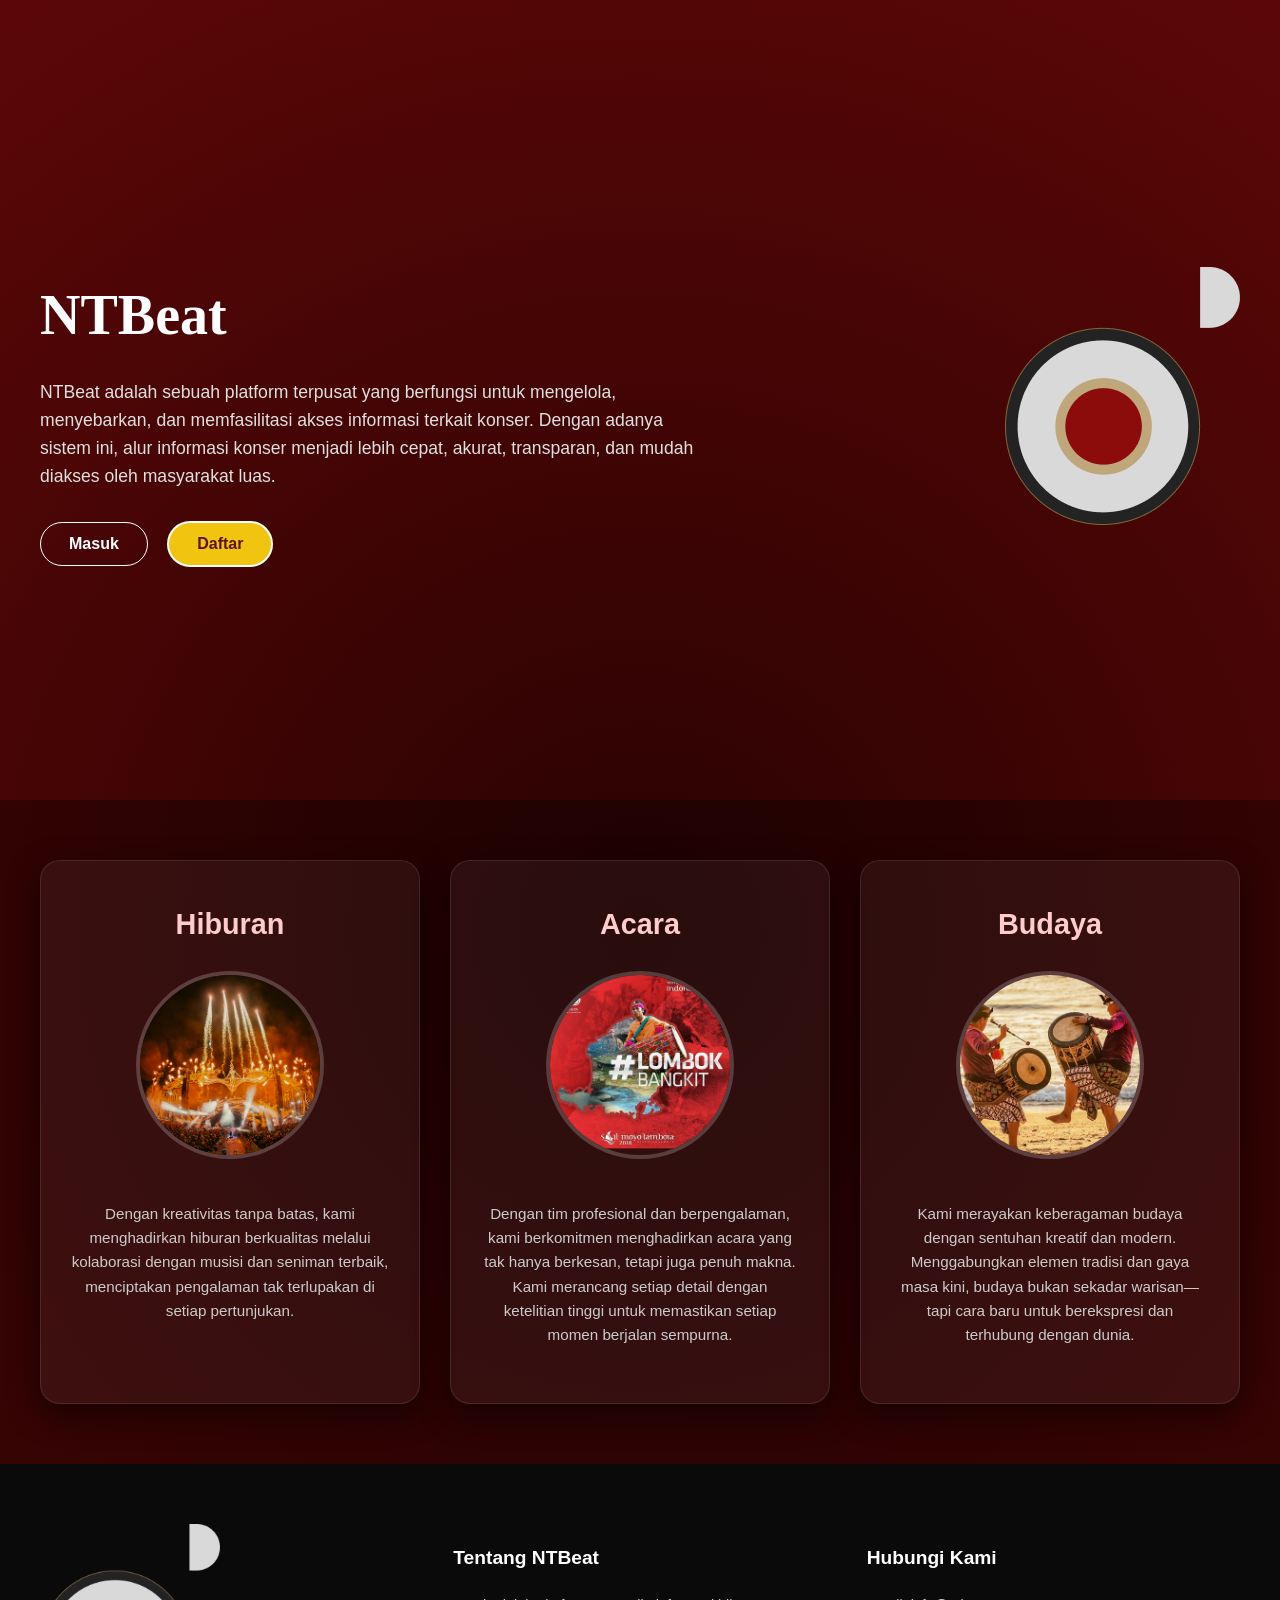
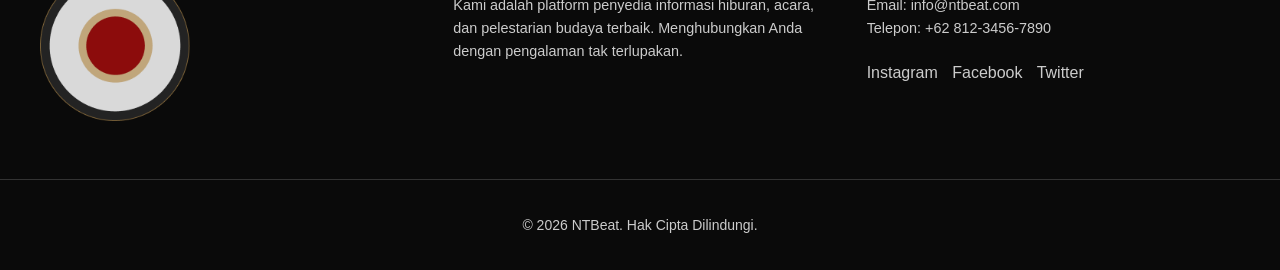
<file: index.html>
<!DOCTYPE html>
<html lang="en">
<head>
    <meta charset="UTF-8">
    <meta name="viewport" content="width=device-width, initial-scale=1.0">
    <title>NTBeat</title>
    <link rel="stylesheet" href="assets/style/style.css">
    <script src="assets/script/script.js"></script>
</head>
<body>
    <header class="header">
        <div class="header-kiri">
            <h1>NTBeat</h1>
            <p>NTBeat adalah sebuah platform terpusat yang berfungsi untuk mengelola, menyebarkan, dan memfasilitasi akses informasi terkait konser. Dengan adanya sistem ini, alur informasi konser menjadi lebih cepat, akurat, transparan, dan mudah diakses oleh masyarakat luas.</p>
            <button class="btn btn-masuk" onclick="window.location.href='login.html'">Masuk</button>
            <button class="btn btn-daftar" onclick="window.location.href='register.html'">Daftar</button>
        </div>
        <div class="header-kanan">
            <img src="assets/img/logo.png" alt="Logo NTBeat">
        </div>
    </header>

    <main class="main">
        <div class="features-container">
            <div class="feature-card">
                <h2>Hiburan</h2>
                <img src="assets/img/hiburan.png" alt="Hiburan" class="img-acara">
                <p>Dengan kreativitas tanpa batas, kami menghadirkan hiburan berkualitas melalui kolaborasi dengan musisi dan seniman terbaik, menciptakan pengalaman tak terlupakan di setiap pertunjukan.</p>
            </div>

            <div class="feature-card">
                <h2>Acara</h2>
                <img src="assets/img/acara.png" alt="Acara" class="img-acara">
                <p>Dengan tim profesional dan berpengalaman, kami berkomitmen menghadirkan acara yang tak hanya berkesan, tetapi juga penuh makna. Kami merancang setiap detail dengan ketelitian tinggi untuk memastikan setiap momen berjalan sempurna.</p>
            </div>

            <div class="feature-card">
                <h2>Budaya</h2>
                <img src="assets/img/budaya.png" alt="Budaya" class="img-acara">
                <p>Kami merayakan keberagaman budaya dengan sentuhan kreatif dan modern. Menggabungkan elemen tradisi dan gaya masa kini, budaya bukan sekadar warisan—tapi cara baru untuk berekspresi dan terhubung dengan dunia.</p>
            </div>
        </div>
    </main>

    <footer class="footer-website">
        <div class="footer-container">
            <div class="footer-kolom">
                <img src="assets/img/logo.png" alt="Logo NTBeat">
            </div>
            
            <div class="footer-kolom">
                <h3>Tentang NTBeat</h3>
                <p>Kami adalah platform penyedia informasi hiburan, acara, dan pelestarian budaya terbaik. Menghubungkan Anda dengan pengalaman tak terlupakan.</p>
            </div>

            <div class="footer-kolom">
                <h3>Hubungi Kami</h3>
                <p>Email: info@ntbeat.com<br>
                Telepon: +62 812-3456-7890</p>
                <div class="footer-sosmed">
                    <a href="#">Instagram</a>
                    <a href="#">Facebook</a>
                    <a href="#">Twitter</a>
                </div>
            </div>
        </div>

        <div class="footer-bottom">
            <p>&copy; 2026 NTBeat. Hak Cipta Dilindungi.</p>
        </div>
    </footer>
</body>
</html>
</file>
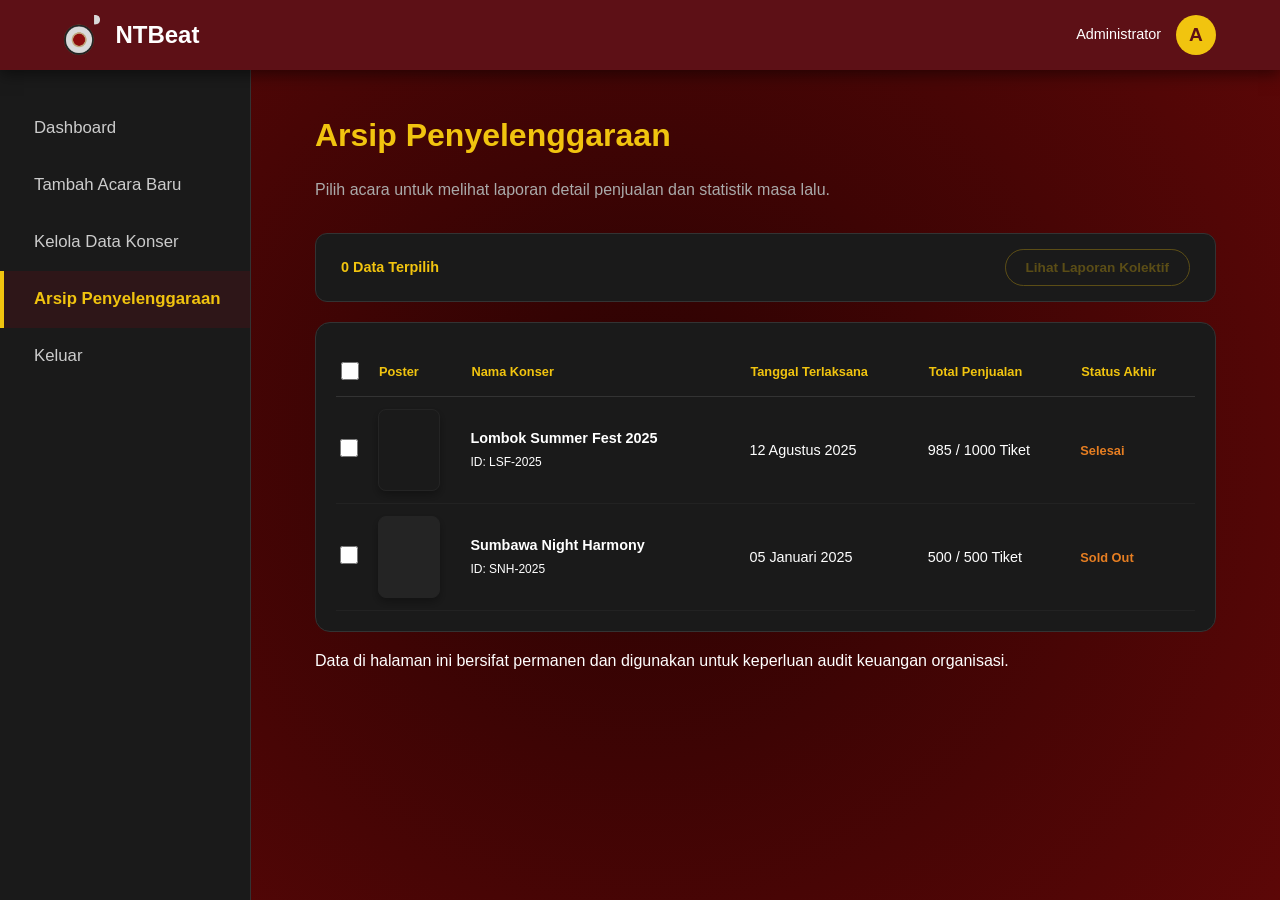
<file: admin-arsip.html>
<!DOCTYPE html>
<html lang="id">
<head>
    <meta charset="UTF-8">
    <meta name="viewport" content="width=device-width, initial-scale=1.0">
    <title>Arsip Acara - NTBeat</title>
    <link rel="stylesheet" href="assets/style/admin-style.css">
    <link rel="stylesheet" href="assets/style/style.css">
    <script src="assets/script/script.js"></script>
</head>
<body class="admin-body">

    <header class="header-user">
        <div class="logo-area">
            <img src="assets/img/logo.png" alt="Logo"> 
            <label>NTBeat</label>
        </div>
        <div class="user-profile-nav">
            <span style="color: white; font-size: 0.9rem;">Administrator</span>
            <div class="avatar-placeholder">A</div>
        </div>
    </header>

    <div class="dashboard-layout">
        <aside class="sidebar">
            <ul class="sidebar-menu">
                <li onclick="window.location.href = 'admin-dashboard.html'">Dashboard</li>
                <li onclick="window.location.href = 'admin-form-konser.html'">Tambah Acara Baru</li>
                <li onclick="window.location.href = 'admin-kelola-konser.html'">Kelola Data Konser</li>
                <li class="active" onclick="window.location.href = 'admin-arsip.html'">Arsip Penyelenggaraan</li>
                <li onclick="openLogoutModal()">Keluar</li>
            </ul>
        </aside>

        <main class="content-area">
            <div class="section-header">
                <h2>Arsip Penyelenggaraan</h2>
                <p>Pilih acara untuk melihat laporan detail penjualan dan statistik masa lalu.</p>
            </div>

            <div class="bulk-action-bar">
                <div class="selected-count">
                    <span id="count-display">0</span> Data Terpilih
                </div>
                <div class="action-buttons">
                    <button class="btn-universal archive" id="btn-report-bulk" disabled>Lihat Laporan Kolektif</button>
                </div>
            </div>

            <div class="table-box archive-container">
                <table class="admin-table archive-table">
                    <thead>
                        <tr>
                            <th width="40"><input type="checkbox" id="check-all"></th>
                            <th>Poster</th>
                            <th>Nama Konser</th>
                            <th>Tanggal Terlaksana</th>
                            <th>Total Penjualan</th>
                            <th>Status Akhir</th>
                        </tr>
                    </thead>
                    <tbody id="archive-list">
                        <tr class="past-event">
                            <td><input type="checkbox" class="row-checkbox" value="LSF-2025"></td>
                            <td><div class="mini-poster archived"></div></td>
                            <td>
                                <strong>Lombok Summer Fest 2025</strong><br>
                                <small>ID: LSF-2025</small>
                            </td>
                            <td>12 Agustus 2025</td>
                            <td>985 / 1000 Tiket</td>
                            <td><span class="badge-archived">Selesai</span></td>
                        </tr>
                        <tr class="past-event">
                            <td><input type="checkbox" class="row-checkbox" value="SNH-2025"></td>
                            <td><div class="mini-poster archived" style="background-color: #333;"></div></td>
                            <td>
                                <strong>Sumbawa Night Harmony</strong><br>
                                <small>ID: SNH-2025</small>
                            </td>
                            <td>05 Januari 2025</td>
                            <td>500 / 500 Tiket</td>
                            <td><span class="badge-archived">Sold Out</span></td>
                        </tr>
                    </tbody>
                </table>
            </div>

            <div class="archive-footer">
                <p>Data di halaman ini bersifat permanen dan digunakan untuk keperluan audit keuangan organisasi.</p>
            </div>
        </main>
    </div>

    <div id="logoutModal" class="modal-overlay">
        <div class="logout-card">
            <h2>⚠️ Konfirmasi Keluar</h2>
            <p>Apakah Anda yakin ingin keluar dari sistem NTBeat?</p>

            <div class="logout-actions">
                <button class="btn-batal" onclick="closeLogoutModal()">Batal</button>
                <button class="btn-yakin" onclick="window.location.href = 'index.html'">Keluar</button>
            </div>
        </div>
    </div>
</body>
</html>
</file>
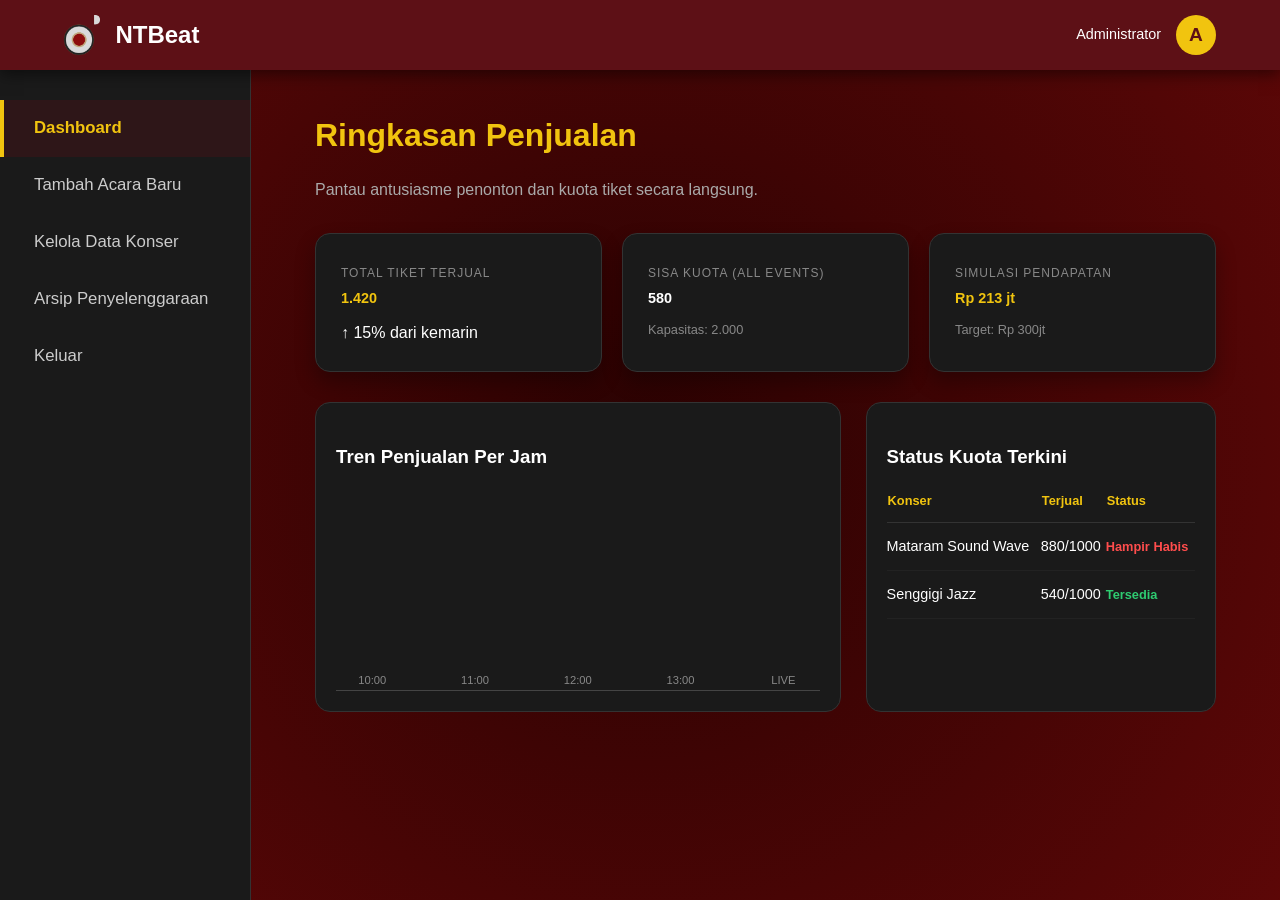
<file: admin-dashboard.html>
<!DOCTYPE html>
<html lang="id">
<head>
    <meta charset="UTF-8">
    <meta name="viewport" content="width=device-width, initial-scale=1.0">
    <title>Admin Dashboard - NTBeat</title>
    <link rel="stylesheet" href="assets/style/admin-style.css">
    <link rel="stylesheet" href="assets/style/style.css">
    <script src="assets/script/script.js"></script>
</head>
<body class="admin-body">

    <header class="header-user">
        <div class="logo-area">
            <img src="assets/img/logo.png" alt="Logo"> <label>NTBeat</label>
        </div>
        <div class="user-profile-nav">
            <span style="color: white; font-size: 0.9rem;">Administrator</span>
            <div class="avatar-placeholder">A</div>
        </div>
    </header>

    <div class="dashboard-layout">
        <aside class="sidebar">
            <ul class="sidebar-menu">
                <li class="active" onclick="window.location.href = 'admin-dashboard.html'">Dashboard</li>
                <li onclick="window.location.href = 'admin-form-konser.html'">Tambah Acara Baru</li>
                <li onclick="window.location.href = 'admin-kelola-konser.html'">Kelola Data Konser</li>
                <li onclick="window.location.href = 'admin-arsip.html'">Arsip Penyelenggaraan</li>
                <li onclick="openLogoutModal()">Keluar</li>
            </ul>
        </aside>

        <main class="content-area">
            <div class="section-header">
                <h2>Ringkasan Penjualan</h2>
                <p>Pantau antusiasme penonton dan kuota tiket secara langsung.</p>
            </div>

            <section class="stats-container">
                <div class="card-admin">
                    <span class="stat-label">Total Tiket Terjual</span>
                    <div class="stat-value gold-text" id="sold-count">1.420</div>
                    <div class="trend positive">↑ 15% dari kemarin</div>
                </div>
                <div class="card-admin">
                    <span class="stat-label">Sisa Kuota (All Events)</span>
                    <div class="stat-value" id="remaining-count">580</div>
                    <div class="stat-sub">Kapasitas: 2.000</div>
                </div>
                <div class="card-admin">
                    <span class="stat-label">Simulasi Pendapatan</span>
                    <div class="stat-value gold-text" id="revenue-count">Rp 213,0jt</div>
                    <div class="stat-sub">Target: Rp 300jt</div>
                </div>
            </section>

            <div class="analytics-grid">
                <div class="chart-box">
                    <h3>Tren Penjualan Per Jam</h3>
                    <div class="bar-chart">
                        <div class="bar-item"><div class="bar" style="height: 40%"></div><span>10:00</span></div>
                        <div class="bar-item"><div class="bar" style="height: 70%"></div><span>11:00</span></div>
                        <div class="bar-item"><div class="bar" style="height: 55%"></div><span>12:00</span></div>
                        <div class="bar-item"><div class="bar" style="height: 85%"></div><span>13:00</span></div>
                        <div class="bar-item"><div class="bar live" id="live-bar" style="height: 30%"></div><span>LIVE</span></div>
                    </div>
                </div>

                <div class="table-box">
                    <h3>Status Kuota Terkini</h3>
                    <table class="admin-table">
                        <thead>
                            <tr>
                                <th>Konser</th>
                                <th>Terjual</th>
                                <th>Status</th>
                            </tr>
                        </thead>
                        <tbody>
                            <tr>
                                <td>Mataram Sound Wave</td>
                                <td>880/1000</td>
                                <td><span class="badge-urgent">Hampir Habis</span></td>
                            </tr>
                            <tr>
                                <td>Senggigi Jazz</td>
                                <td>540/1000</td>
                                <td><span class="badge-safe">Tersedia</span></td>
                            </tr>
                        </tbody>
                    </table>
                </div>
            </div>
        </main>
    </div>

    <div id="logoutModal" class="modal-overlay">
        <div class="logout-card">
            <h2>⚠️ Konfirmasi Keluar</h2>
            <p>Apakah Anda yakin ingin keluar dari sistem NTBeat?</p>

            <div class="logout-actions">
                <button class="btn-batal" onclick="closeLogoutModal()">Batal</button>
                <button class="btn-yakin" onclick="window.location.href = 'index.html'">Keluar</button>
            </div>
        </div>
    </div>
</body>
</html>
</file>
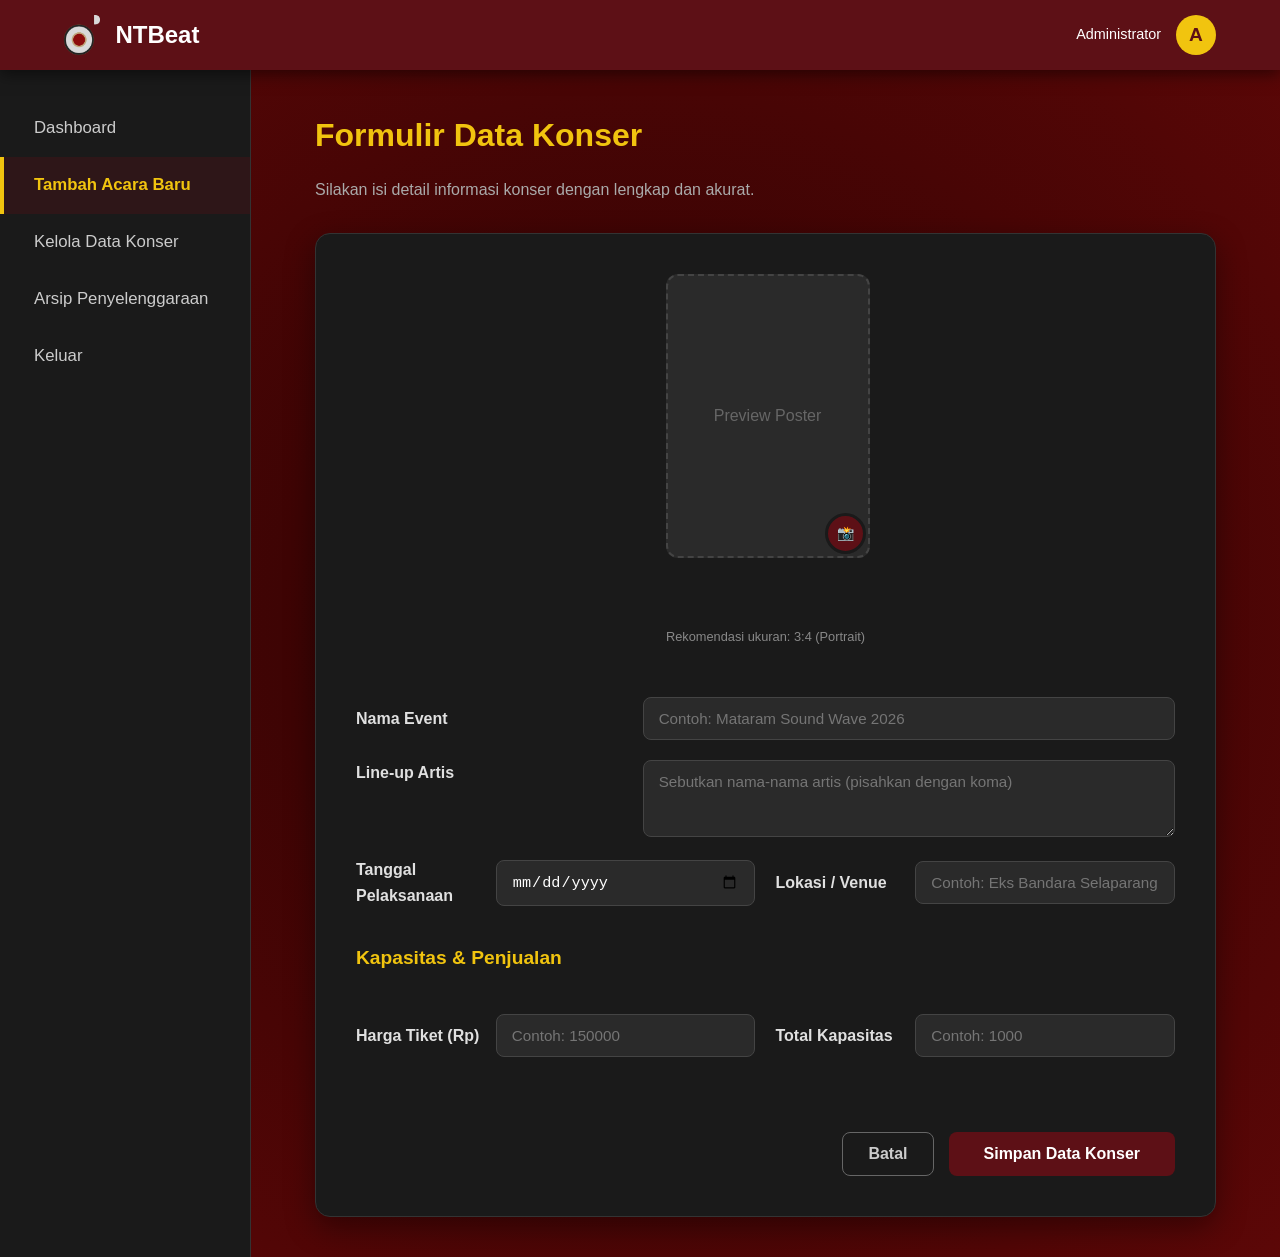
<file: admin-form-konser.html>
<!DOCTYPE html>
<html lang="id">
<head>
    <meta charset="UTF-8">
    <meta name="viewport" content="width=device-width, initial-scale=1.0">
    <title>Form Konser - Admin NTBeat</title>
    <link rel="stylesheet" href="assets/style/admin-style.css">
    <link rel="stylesheet" href="assets/style/style.css">
    <script src="assets/script/script.js"></script>
</head>
<body class="admin-body">

    <header class="header-user">
        <div class="logo-area">
            <img src="assets/img/logo.png" alt="Logo"> 
            <label>NTBeat</label>
        </div>
        <div class="user-profile-nav">
            <span style="color: white; font-size: 0.9rem;">Administrator</span>
            <div class="avatar-placeholder">A</div>
        </div>
    </header>

    <div class="dashboard-layout">
        <aside class="sidebar">
            <ul class="sidebar-menu">
                <li onclick="window.location.href = 'admin-dashboard.html'">Dashboard</li>
                <li class="active" onclick="window.location.href = 'admin-form-konser.html'">Tambah Acara Baru</li>
                <li onclick="window.location.href = 'admin-kelola-konser.html'">Kelola Data Konser</li>
                <li onclick="window.location.href = 'admin-arsip.html'">Arsip Penyelenggaraan</li>
                <li onclick="openLogoutModal()">Keluar</li>
            </ul>
        </aside>

        <main class="content-area">
            <div class="section-header">
                <h2>Formulir Data Konser</h2>
                <p>Silakan isi detail informasi konser dengan lengkap dan akurat.</p>
            </div>

            <div class="ps-card">
                <form action="#" class="ps-form">
                    
                    <div class="ps-avatar-section">
                        <div class="poster-upload-wrapper">
                            <div class="poster-preview" id="imagePreview">
                                <span>Preview Poster</span>
                            </div>
                            <label for="poster-input" class="ps-edit-icon">
                                📸
                                <input type="file" id="poster-input" hidden accept="image/*">
                            </label>
                        </div>
                    </div>
                    <p style="text-align: center; color: #888; font-size: 0.8rem; margin-bottom: 30px;">
                        Rekomendasi ukuran: 3:4 (Portrait)
                    </p>

                    <div class="ps-form-group">
                        <label>Nama Event</label>
                        <input type="text" class="ps-input" placeholder="Contoh: Mataram Sound Wave 2026" required>
                    </div>

                    <div class="ps-form-group" style="align-items: flex-start;">
                        <label>Line-up Artis</label>
                        <textarea class="ps-input" rows="3" placeholder="Sebutkan nama-nama artis (pisahkan dengan koma)"></textarea>
                    </div>

                    <div class="form-row-double">
                        <div class="ps-form-group">
                            <label>Tanggal Pelaksanaan</label>
                            <input type="date" class="ps-input" required>
                        </div>
                        <div class="ps-form-group">
                            <label>Lokasi / Venue</label>
                            <input type="text" class="ps-input" placeholder="Contoh: Eks Bandara Selaparang" required>
                        </div>
                    </div>

                    <h3 class="ps-subheading">Kapasitas & Penjualan</h3>

                    <div class="form-row-double">
                        <div class="ps-form-group">
                            <label>Harga Tiket (Rp)</label>
                            <input type="number" class="ps-input" placeholder="Contoh: 150000" required>
                        </div>
                        <div class="ps-form-group">
                            <label>Total Kapasitas</label>
                            <input type="number" class="ps-input" placeholder="Contoh: 1000" required>
                        </div>
                    </div>

                    <div class="ps-action-bar">
                        <button type="button" class="btn-ps-cancel" onclick="history.back()">Batal</button>
                        <button type="submit" class="btn-ps-save">Simpan Data Konser</button>
                    </div>
                </form>
            </div>
        </main>
    </div>

    <div id="logoutModal" class="modal-overlay">
        <div class="logout-card">
            <h2>⚠️ Konfirmasi Keluar</h2>
            <p>Apakah Anda yakin ingin keluar dari sistem NTBeat?</p>

            <div class="logout-actions">
                <button class="btn-batal" onclick="closeLogoutModal()">Batal</button>
                <button class="btn-yakin" onclick="window.location.href = 'index.html'">Keluar</button>
            </div>
        </div>
    </div>
</body>
</html>
</file>
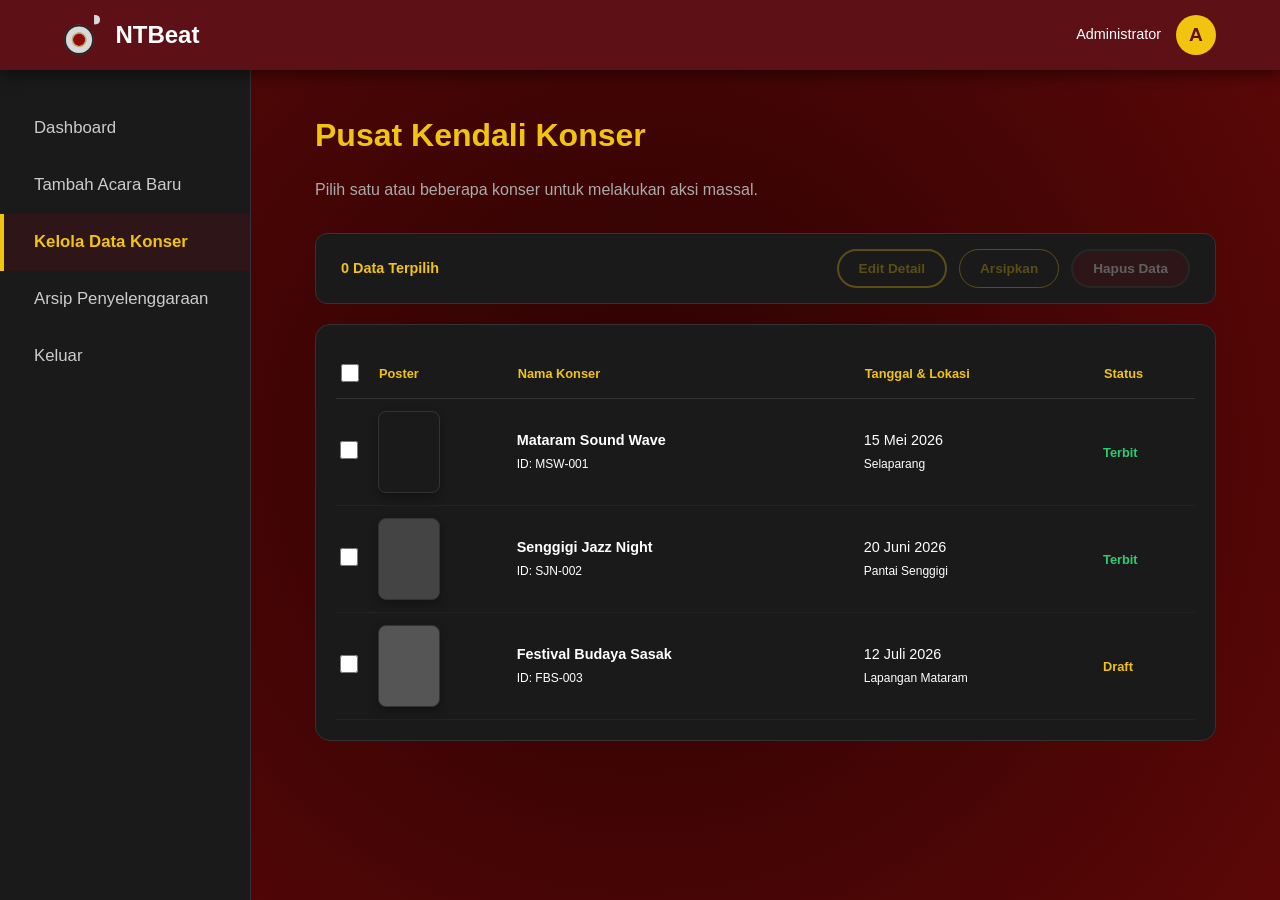
<file: admin-kelola-konser.html>
<!DOCTYPE html>
<html lang="id">
<head>
    <meta charset="UTF-8">
    <meta name="viewport" content="width=device-width, initial-scale=1.0">
    <title>Kelola Konser - NTBeat</title>
    <link rel="stylesheet" href="assets/style/admin-style.css">
    <link rel="stylesheet" href="assets/style/style.css">
    <script src="assets/script/script.js"></script>
</head>
<body class="admin-body">

    <header class="header-user">
        <div class="logo-area">
            <img src="assets/img/logo.png" alt="Logo"> 
            <label>NTBeat</label>
        </div>
        <div class="user-profile-nav">
            <span style="color: white; font-size: 0.9rem;">Administrator</span>
            <div class="avatar-placeholder">A</div>
        </div>
    </header>

    <div class="dashboard-layout">
        <aside class="sidebar">
            <ul class="sidebar-menu">
                <li onclick="window.location.href = 'admin-dashboard.html'">Dashboard</li>
                <li onclick="window.location.href = 'admin-form-konser.html'">Tambah Acara Baru</li>
                <li class="active" onclick="window.location.href = 'admin-kelola-konser'">Kelola Data Konser</li>
                <li onclick="window.location.href = 'admin-arsip.html'">Arsip Penyelenggaraan</li>
                <li onclick="openLogoutModal()">Keluar</li>
            </ul>
        </aside>

        <main class="content-area">
            <div class="section-header">
                <h2>Pusat Kendali Konser</h2>
                <p>Pilih satu atau beberapa konser untuk melakukan aksi massal.</p>
            </div>

            <div class="bulk-action-bar">
                <div class="selected-count">
                    <span id="count-display">0</span> Data Terpilih
                </div>
                <div class="action-buttons">
                    <button class="btn-universal edit" id="btn-edit-bulk" disabled>Edit Detail</button>
                    <button class="btn-universal archive" id="btn-archive-bulk" disabled>Arsipkan</button>
                    <button class="btn-universal delete" id="btn-delete-bulk" disabled>Hapus Data</button>
                </div>
            </div>

            <div class="table-box">
                <table class="admin-table manage-table">
                    <thead>
                        <tr>
                            <th width="40"><input type="checkbox" id="check-all"></th>
                            <th>Poster</th>
                            <th>Nama Konser</th>
                            <th>Tanggal & Lokasi</th>
                            <th>Status</th>
                        </tr>
                    </thead>
                    <tbody id="concert-list">
                        <tr>
                            <td><input type="checkbox" class="row-checkbox" value="MSW-001"></td>
                            <td><div class="mini-poster"></div></td>
                            <td><strong>Mataram Sound Wave</strong><br><small>ID: MSW-001</small></td>
                            <td>15 Mei 2026<br><small>Selaparang</small></td>
                            <td><span class="badge-safe">Terbit</span></td>
                        </tr>
                        <tr>
                            <td><input type="checkbox" class="row-checkbox" value="SJN-002"></td>
                            <td><div class="mini-poster" style="background-color: #444;"></div></td>
                            <td><strong>Senggigi Jazz Night</strong><br><small>ID: SJN-002</small></td>
                            <td>20 Juni 2026<br><small>Pantai Senggigi</small></td>
                            <td><span class="badge-safe">Terbit</span></td>
                        </tr>
                        <tr>
                            <td><input type="checkbox" class="row-checkbox" value="FBS-003"></td>
                            <td><div class="mini-poster" style="background-color: #555;"></div></td>
                            <td><strong>Festival Budaya Sasak</strong><br><small>ID: FBS-003</small></td>
                            <td>12 Juli 2026<br><small>Lapangan Mataram</small></td>
                            <td><span class="badge-urgent" style="color: #f1c40f;">Draft</span></td>
                        </tr>
                    </tbody>
                </table>
            </div>
        </main>
    </div>

    <div id="logoutModal" class="modal-overlay">
        <div class="logout-card">
            <h2>⚠️ Konfirmasi Keluar</h2>
            <p>Apakah Anda yakin ingin keluar dari sistem NTBeat?</p>

            <div class="logout-actions">
                <button class="btn-batal" onclick="closeLogoutModal()">Batal</button>
                <button class="btn-yakin" onclick="window.location.href = 'index.html'">Keluar</button>
            </div>
        </div>
    </div>
</body>
</html>
</file>
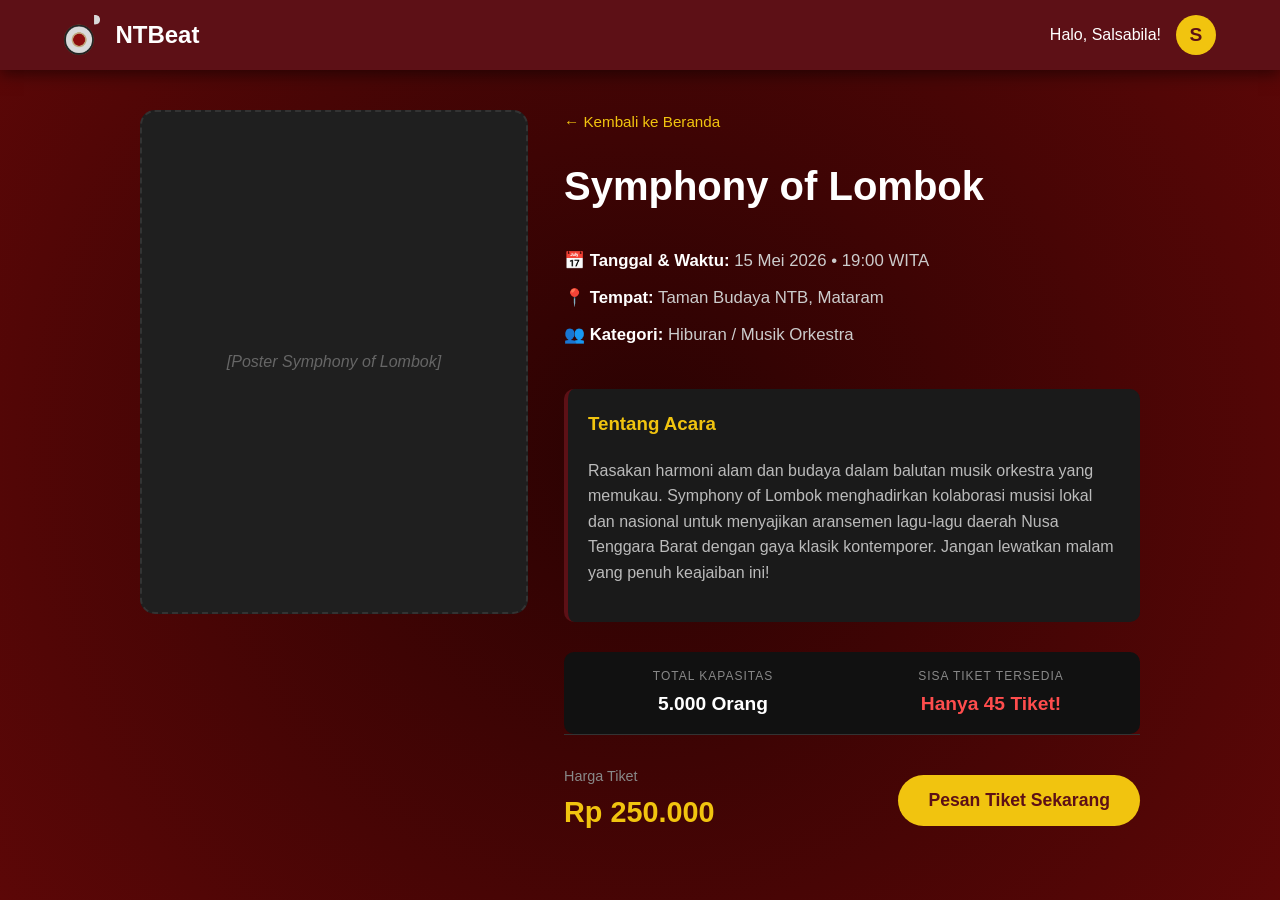
<file: detail-konser.html>
<!DOCTYPE html>
<html lang="id">
<head>
    <meta charset="UTF-8">
    <meta name="viewport" content="width=device-width, initial-scale=1.0">
    <title>Detail Konser - NTBeat</title>
    <link rel="stylesheet" href="assets/style/style.css">
    <script src="assets/script/script.js"></script>
</head>
<body>
    <nav class="header-user">
        <div class="logo-area" onclick="window.location.href='halaman-user.html'">
            <img src="assets/img/logo.png" alt="NTBeat Logo">
            <label>NTBeat</label>
        </div>
        <div class="user-profile-nav">
            <span>Halo, Salsabila!</span>
            <div class="avatar-placeholder">S</div>
        </div>
    </nav>

    <main class="detail-container">
        <div class="detail-poster">
            <div class="poster-placeholder">
                <span>[Poster Symphony of Lombok]</span>
            </div>
        </div>

        <div class="detail-info">
            <a href="halaman-awal.html" class="back-link">← Kembali ke Beranda</a>
            
            <h1 class="detail-title">Symphony of Lombok</h1>
            
            <div class="detail-meta">
                <p>📅 <strong>Tanggal & Waktu:</strong> 15 Mei 2026 • 19:00 WITA</p>
                <p>📍 <strong>Tempat:</strong> Taman Budaya NTB, Mataram</p>
                <p>👥 <strong>Kategori:</strong> Hiburan / Musik Orkestra</p>
            </div>

            <div class="detail-desc">
                <h3>Tentang Acara</h3>
                <p>Rasakan harmoni alam dan budaya dalam balutan musik orkestra yang memukau. Symphony of Lombok menghadirkan kolaborasi musisi lokal dan nasional untuk menyajikan aransemen lagu-lagu daerah Nusa Tenggara Barat dengan gaya klasik kontemporer. Jangan lewatkan malam yang penuh keajaiban ini!</p>
            </div>

            <div class="ticket-stats large-stats">
                <div class="stat-box capacity">
                    <span class="stat-label">Total Kapasitas</span>
                    <span class="stat-value">5.000 Orang</span>
                </div>
                <div class="stat-box remaining urgent">
                    <span class="stat-label">Sisa Tiket Tersedia</span>
                    <span class="stat-value">Hanya 45 Tiket!</span>
                </div>
            </div>

            <div class="checkout-box">
                <div class="price-area">
                    <span class="price-label">Harga Tiket</span>
                    <span class="price-total">Rp 250.000</span>
                </div>
                <button class="btn-pesan-sekarang" onclick="konfirmasiPembelian()">Pesan Tiket Sekarang</button>
            </div>
        </div>
    </main>
</body>
</html>
</file>
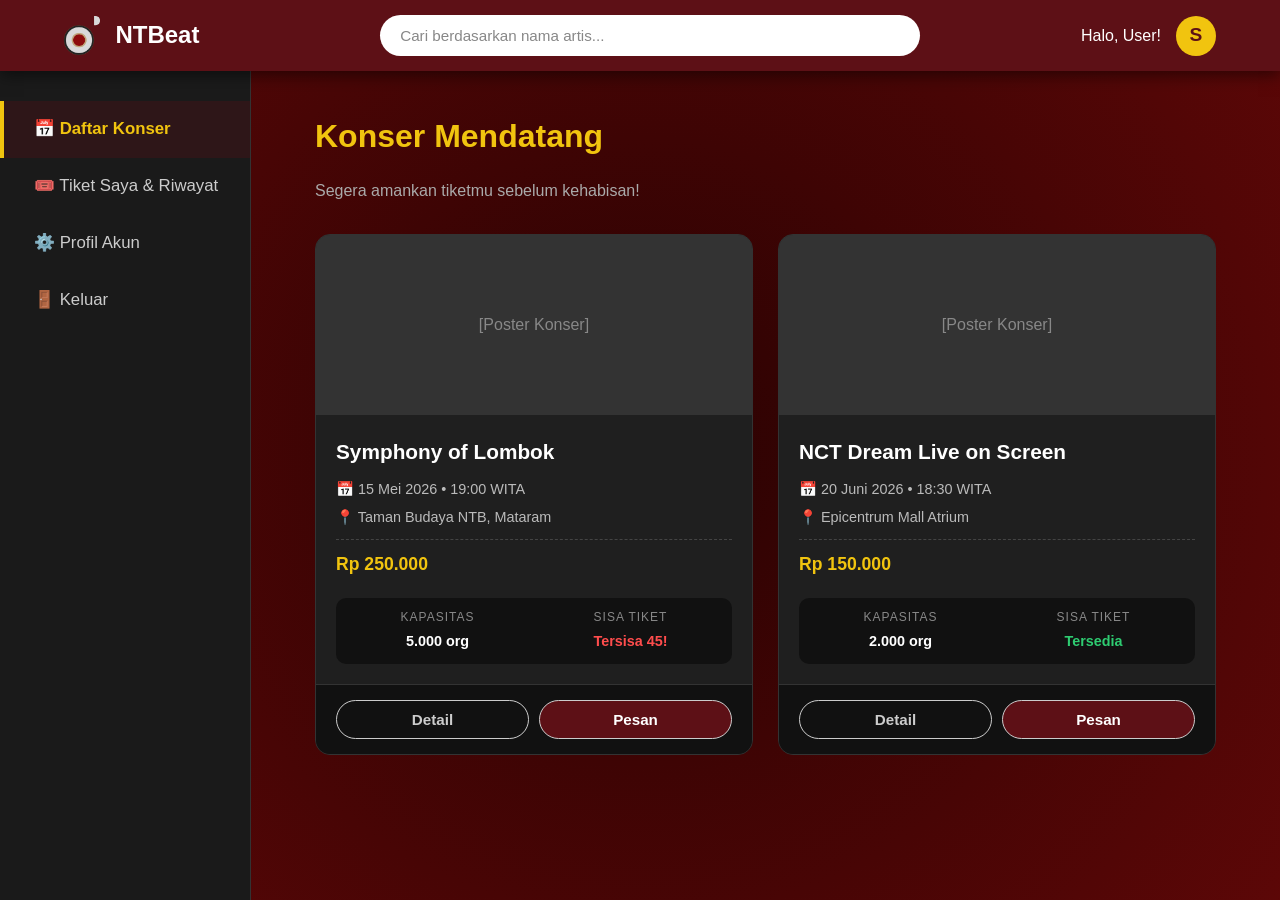
<file: halaman-awal.html>
<!doctype html>
<html lang="id">
  <head>
    <meta charset="UTF-8" />
    <meta name="viewport" content="width=device-width, initial-scale=1.0" />
    <title>Dashboard Pengguna - NTBeat</title>
    <link rel="stylesheet" href="assets/style/style.css" />
    <script src="assets/script/script.js"></script>
  </head>
  <body>
    <nav class="header-user">
      <div class="logo-area">
        <img src="assets/img/logo.png" alt="NTBeat Logo" />
        <label>NTBeat</label>
      </div>

      <input
        type="text"
        placeholder="Cari berdasarkan nama artis..."
        class="search-bar"
      />

      <div class="user-profile-nav">
        <span>Halo, User!</span>
        <div class="avatar-placeholder" onclick="window.location.href = 'profil.html'">S</div>
      </div>
    </nav>

    <div class="dashboard-layout">
      <aside class="sidebar">
        <ul class="sidebar-menu">
          <li class="active">📅 Daftar Konser</li>
          <li onclick="window.location.href = 'tiket-saya.html'">
            🎟️ Tiket Saya & Riwayat
          </li>
          <li onclick="window.location.href = 'profil.html'">⚙️ Profil Akun</li>
          <li onclick="openLogoutModal()">🚪 Keluar</li>
        </ul>
      </aside>

      <main class="content-area">
        <div class="section-header">
          <h2>Konser Mendatang</h2>
          <p>Segera amankan tiketmu sebelum kehabisan!</p>
        </div>

        <div class="concert-grid">
          <div class="concert-card">
            <div class="card-img-placeholder">
              <span>[Poster Konser]</span>
            </div>

            <div class="card-info">
              <h3 class="concert-title">Symphony of Lombok</h3>
              <div class="concert-details">
                <p>📅 15 Mei 2026 • 19:00 WITA</p>
                <p>📍 Taman Budaya NTB, Mataram</p>
                <p class="concert-price">Rp 250.000</p>
              </div>

              <div class="ticket-stats">
                <div class="stat-box capacity">
                  <span class="stat-label">Kapasitas</span>
                  <span class="stat-value">5.000 org</span>
                </div>
                <div class="stat-box remaining urgent">
                  <span class="stat-label">Sisa Tiket</span>
                  <span class="stat-value">Tersisa 45!</span>
                </div>
              </div>
            </div>

            <div class="card-footer">
              <div class="card-actions">
                <button
                  class="btn-detail"
                  onclick="window.location.href = 'detail-konser.html'"
                >
                  Detail
                </button>
                <button class="btn-beli">Pesan</button>
              </div>
            </div>
          </div>

          <div class="concert-card">
            <div class="card-img-placeholder">
              <span>[Poster Konser]</span>
            </div>

            <div class="card-info">
              <h3 class="concert-title">NCT Dream Live on Screen</h3>
              <div class="concert-details">
                <p>📅 20 Juni 2026 • 18:30 WITA</p>
                <p>📍 Epicentrum Mall Atrium</p>
                <p class="concert-price">Rp 150.000</p>
              </div>

              <div class="ticket-stats">
                <div class="stat-box capacity">
                  <span class="stat-label">Kapasitas</span>
                  <span class="stat-value">2.000 org</span>
                </div>
                <div class="stat-box remaining safe">
                  <span class="stat-label">Sisa Tiket</span>
                  <span class="stat-value">Tersedia</span>
                </div>
              </div>
            </div>

            <div class="card-footer">
              <div class="card-actions">
                <button
                  class="btn-detail"
                  onclick="window.location.href = 'detail-konser.html'"
                >
                  Detail
                </button>
                <button class="btn-beli">Pesan</button>
              </div>
            </div>
          </div>
        </div>
      </main>
    </div>

    <div id="logoutModal" class="modal-overlay">
        <div class="logout-card">
            <h2>⚠️ Konfirmasi Keluar</h2>
            <p>Apakah Anda yakin ingin keluar dari sistem NTBeat?</p>

            <div class="logout-actions">
                <button class="btn-batal" onclick="closeLogoutModal()">Batal</button>
                <button class="btn-yakin" onclick="window.location.href = 'index.html'">Keluar</button>
            </div>
        </div>
    </div>
  </body>
</html>
</file>
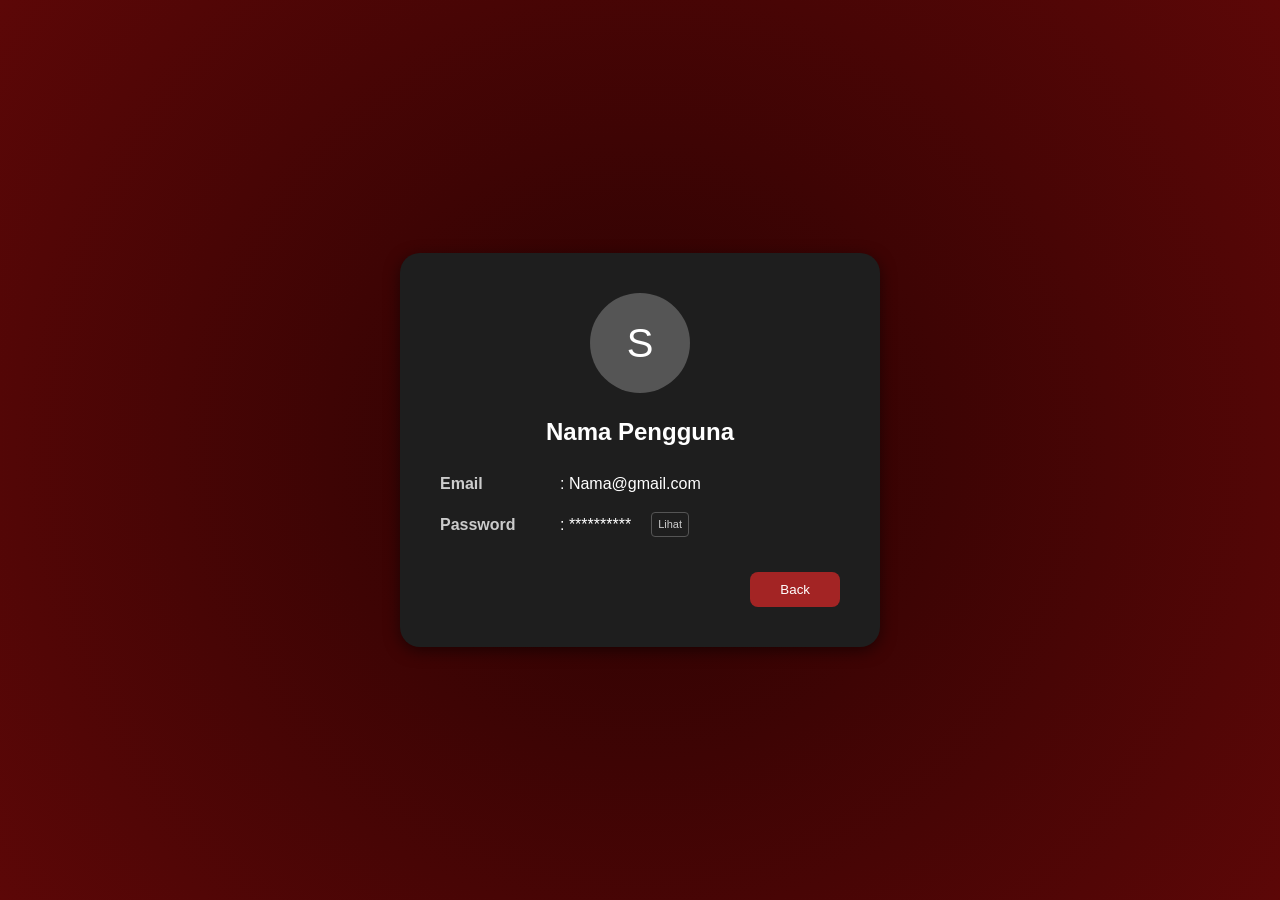
<file: lihat-profile.html>
<!doctype html>
<html lang="en">
<head>
    <meta charset="UTF-8" />
    <meta name="viewport" content="width=device-width, initial-scale=1.0" />
    <title>Profil</title>
    <link rel="stylesheet" href="assets/style/style.css" />
    <script src="assets/script/script.js"></script>
</head>
<body>
    <div class="profile-box">
        <div class="profile-card">
            <div class="profile-img">S</div>
            <h2>Nama Pengguna</h2>
            
            <div class="profile-info">
                <div class="info-row">
                    <span class="label">Email</span>
                    <span>: Nama@gmail.com</span>
                </div>
                <div class="info-row">
                    <span class="label">Password</span>
                    <span>: **********</span>
                    <button type="button" class="toggle-btn" onclick="togglePassword()">Lihat</button>
                </div>
            </div>

            <button class="btn-back">Back</button>
        </div>
    </div>
  </body>
</html>
</file>
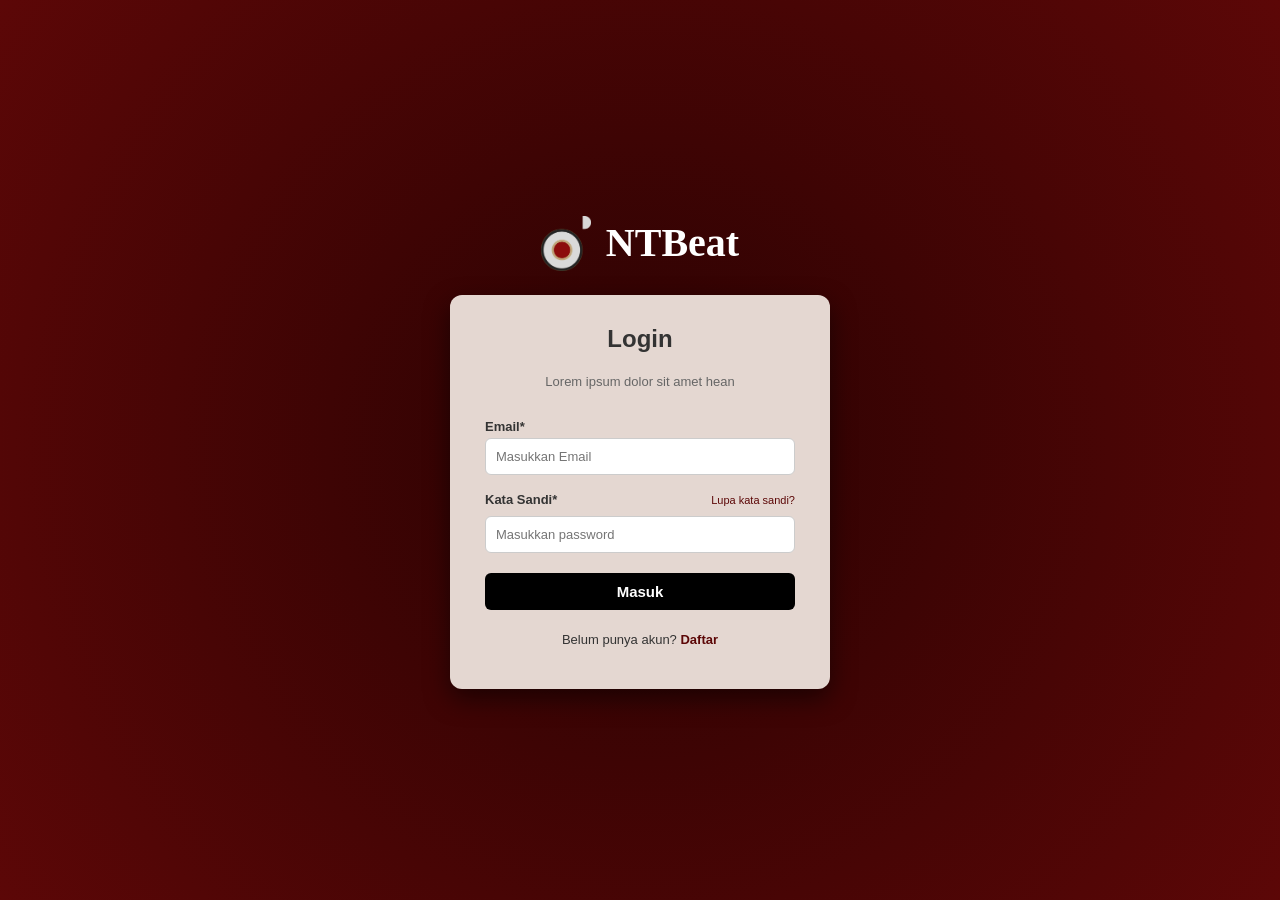
<file: login.html>
<!doctype html>
<html lang="en">
  <head>
    <meta charset="UTF-8" />
    <meta name="viewport" content="width=device-width, initial-scale=1.0" />
    <title>Login - NTBeat</title>
    <link rel="stylesheet" href="assets/style/style.css" />
    <script src="assets/script/script.js"></script>
  </head>
  <body>
    <div class="auth-container">
      <div class="auth-header">
        <img src="assets/img/logo.png" alt="Logo NTBeat" class="header-logo" />
        <h1>NTBeat</h1>
      </div>

      <div class="auth-card">
        <h2>Login</h2>
        <p class="auth-subtitle">Lorem ipsum dolor sit amet hean</p>

        <form action="#">
          <div class="auth-form-group">
            <label for="email">Email*</label>
            <input
              type="email"
              id="email"
              class="auth-input"
              placeholder="Masukkan Email "
              required
            />
          </div>

          <div class="auth-form-group">
            <div class="auth-label-row">
              <label for="password">Kata Sandi*</label>
              <a href="#" class="auth-forgot-pw">Lupa kata sandi?</a>
            </div>
            <input
              type="password"
              id="password"
              class="auth-input"
              placeholder="Masukkan password"
              required
            />
          </div>

          <button type="submit" class="auth-btn-submit" onclick="window.location.href='halaman-awal.html'">Masuk</button>
        </form>

        <p class="auth-footer">Belum punya akun? <a href="register.html">Daftar</a></p>
      </div>
    </div>
  </body>
</html>
</file>
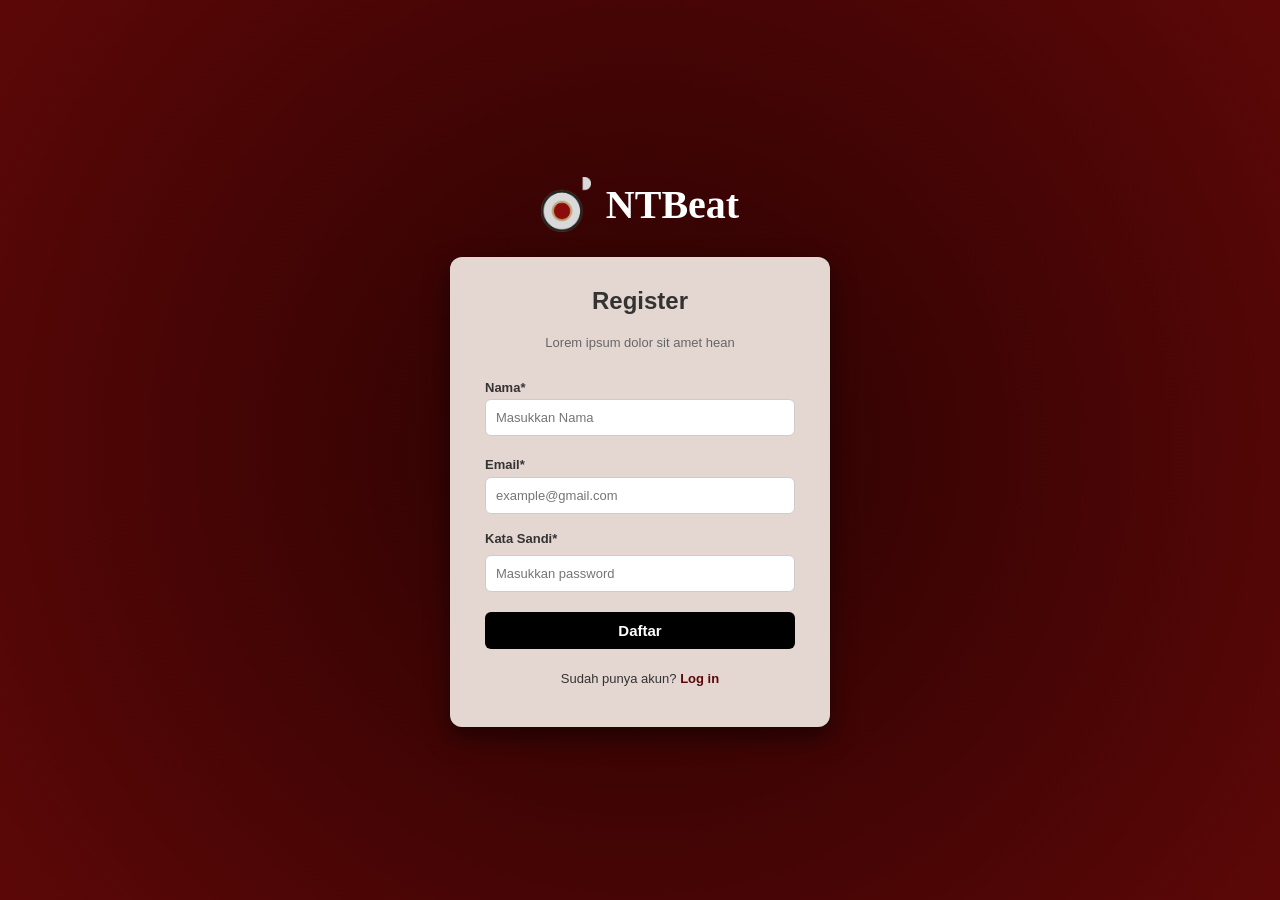
<file: register.html>
<!doctype html>
<html lang="en">
  <head>
    <meta charset="UTF-8" />
    <meta name="viewport" content="width=device-width, initial-scale=1.0" />
    <title>Daftar</title>
    <link rel="stylesheet" href="assets/style/style.css" />
    <script src="assets/script/script.js"></script>
  </head>
  <body>
    <div class="auth-container">
      <div class="auth-header">
        <img src="assets/img/logo.png" alt="Logo NTBeat" class="header-logo" />
        <h1>NTBeat</h1>
      </div>

      <div class="auth-card">
        <h2>Register</h2>
        <p class="auth-subtitle">Lorem ipsum dolor sit amet hean</p>

        <form action="#">
            <div class="auth-form-group">
            <label for="email">Nama*</label>
            <input
              type="text"
              id="nama"
              class="auth-input"
              placeholder="Masukkan Nama "
              required
            />
          </div>

          <div class="auth-form-group">
            <label for="email">Email*</label>
            <input
              type="email"
              id="email"
              class="auth-input"
              placeholder="example@gmail.com "
              required
            />
          </div>

          <div class="auth-form-group">
            <div class="auth-label-row">
              <label for="password">Kata Sandi*</label>
            </div>
            <input
              type="password"
              id="password"
              class="auth-input"
              placeholder="Masukkan password"
              required
            />
          </div>

          <button type="submit" class="auth-btn-submit">Daftar</button>
        </form>

        <p class="auth-footer">Sudah punya akun? <a href="login.html">Log in</a></p>
      </div>
    </div>
  </body>
</html>
</file>
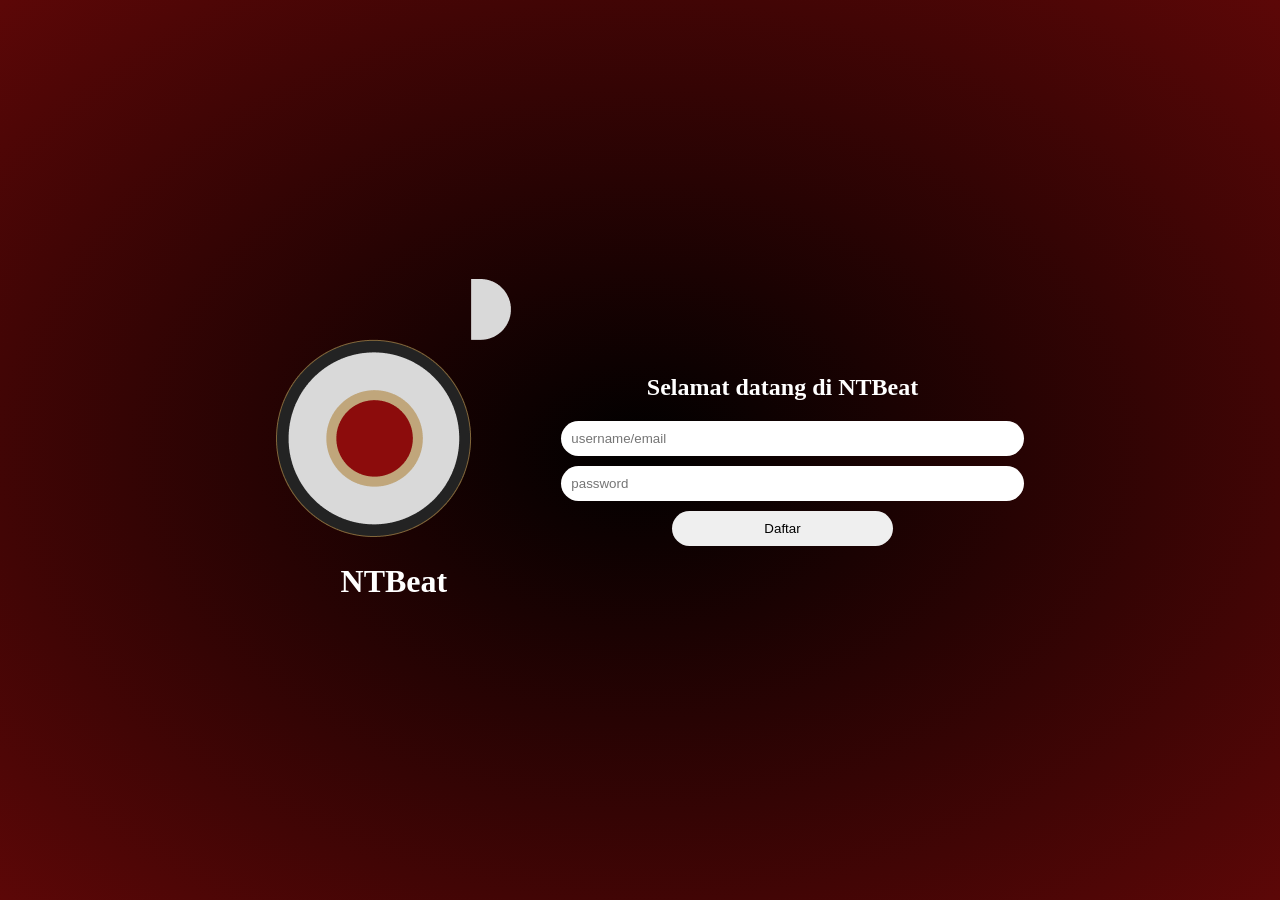
<file: signup.html>
<!DOCTYPE html>
<html lang="en">
<head>
    <meta charset="UTF-8">
    <meta name="viewport" content="width=device-width, initial-scale=1.0">
    <title>Log in</title>
    <link rel="stylesheet" href="style.css">
</head>
<body>
    <!-- halaman login -->
    <div class="login-out">
        <div class="login-in">
            <!-- bagian kiri -->
            <div class="login-left">
                <!-- logo ntbeat -->
                <div>
                    <img src="src/image/logo.png" alt="">
                </div>
                <!-- tulisan ntbeat -->
                <div>
                    <h1>NTBeat</h1>
                </div>
            </div>
            <!-- bagian kanan -->
            <div class="login-right">
                <h2>Selamat datang di NTBeat</h2>
                <input type="text" class="login-box" placeholder="username/email">
                <input type="text" class="login-box" placeholder="password">
                <button class="btn-login">Daftar</button>
            </div>
        </div>
    </div>
</body>
</html>
</file>
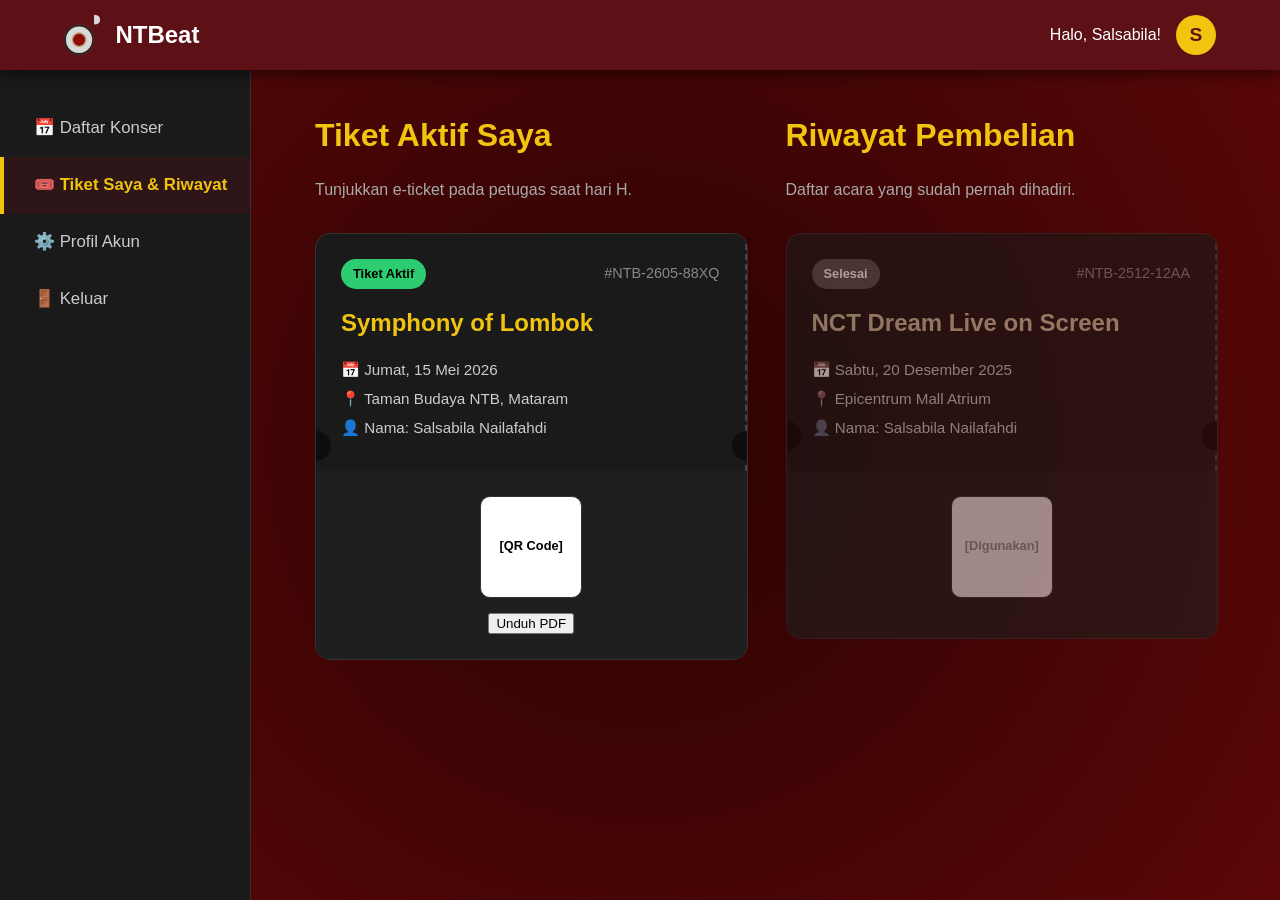
<file: tiket-saya.html>
<!doctype html>
<html lang="id">
  <head>
    <meta charset="UTF-8" />
    <meta name="viewport" content="width=device-width, initial-scale=1.0" />
    <title>Tiket Saya & Riwayat - NTBeat</title>
    <link rel="stylesheet" href="assets/style/style.css" />
    <script src="assets/script/script.js"></script>
  </head>
  <body>
    <nav class="header-user">
      <div
        class="logo-area"
        onclick="window.location.href = 'halaman-user.html'"
      >
        <img src="assets/img/logo.png" alt="NTBeat Logo" />
        <label>NTBeat</label>
      </div>
      <div class="user-profile-nav">
        <span>Halo, Salsabila!</span>
        <div class="avatar-placeholder">S</div>
      </div>
    </nav>

    <div class="dashboard-layout">
      <aside class="sidebar">
        <ul class="sidebar-menu">
          <li onclick="window.location.href = 'halaman-awal.html'">
            📅 Daftar Konser
          </li>
          <li class="active">🎟️ Tiket Saya & Riwayat</li>

          <li onclick="window.location.href = 'profil.html'">⚙️ Profil Akun</li>

          <li onclick="openLogoutModal()">🚪 Keluar</li>
        </ul>
      </aside>

      <main class="content-area">
        <div class="tickets-split-view">
          <div class="ticket-column">
            <div class="section-header">
              <h2>Tiket Aktif Saya</h2>
              <p>Tunjukkan e-ticket pada petugas saat hari H.</p>
            </div>

            <div class="e-ticket-list">
              <div class="e-ticket-card">
                <div class="ticket-main-info">
                  <div class="ticket-header">
                    <span class="badge-active">Tiket Aktif</span>
                    <span class="order-id">#NTB-2605-88XQ</span>
                  </div>
                  <h3>Symphony of Lombok</h3>
                  <p class="ticket-detail">📅 Jumat, 15 Mei 2026</p>
                  <p class="ticket-detail">📍 Taman Budaya NTB, Mataram</p>
                  <p class="ticket-detail">👤 Nama: Salsabila Nailafahdi</p>
                </div>

                <div class="ticket-qr-section">
                  <div class="qr-placeholder">
                    <span>[QR Code]</span>
                  </div>
                  <button class="btn-unduh">Unduh PDF</button>
                </div>
              </div>
            </div>
          </div>

          <div class="ticket-column">
            <div class="section-header">
              <h2>Riwayat Pembelian</h2>
              <p>Daftar acara yang sudah pernah dihadiri.</p>
            </div>

            <div class="e-ticket-list">
              <div class="e-ticket-card expired-ticket">
                <div class="ticket-main-info">
                  <div class="ticket-header">
                    <span class="badge-expired">Selesai</span>
                    <span class="order-id">#NTB-2512-12AA</span>
                  </div>
                  <h3>NCT Dream Live on Screen</h3>
                  <p class="ticket-detail">📅 Sabtu, 20 Desember 2025</p>
                  <p class="ticket-detail">📍 Epicentrum Mall Atrium</p>
                  <p class="ticket-detail">👤 Nama: Salsabila Nailafahdi</p>
                </div>

                <div class="ticket-qr-section">
                  <div
                    class="qr-placeholder"
                    style="background-color: #e0e0e0; color: #888"
                  >
                    <span>[Digunakan]</span>
                  </div>
                </div>
              </div>
            </div>
          </div>
        </div>
      </main>
    </div>

    <div id="logoutModal" class="modal-overlay">
        <div class="logout-card">
            <h2>⚠️ Konfirmasi Keluar</h2>
            <p>Apakah Anda yakin ingin keluar dari sistem NTBeat?</p>

            <div class="logout-actions">
                <button class="btn-batal" onclick="closeLogoutModal()">Batal</button>
                <button class="btn-yakin" onclick="window.location.href = 'index.html'">Keluar</button>
            </div>
        </div>
    </div>
  </body>
</html>
</file>
<file: assets/style/style.css>
/* === GLOBAL STYLES === */
body {
  background: radial-gradient(circle, #2a0202, rgb(92, 7, 7));
  margin: 0;
  padding: 0;
  font-family: "Segoe UI", Tahoma, Geneva, Verdana, sans-serif;
  line-height: 1.6;
  color: white;
  min-height: 100vh;
  display: flex;
  flex-direction: column;
}

/* === HEADER === */
.header {
  display: flex;
  align-items: center;
  justify-content: space-between;
  max-width: 1200px;
  margin: 0 auto;
  padding: 40px 20px;
  min-height: 80vh;
}

.header-kiri {
  width: 55%;
}

.header-kiri h1 {
  font-size: 3.5rem;
  margin-bottom: 10px;
  font-family: Georgia, serif;
}

.header-kiri p {
  font-size: 1.1rem;
  margin-bottom: 30px;
  color: #e0e0e0;
}

.header-kanan img {
  height: auto;
  width: 100%;
  max-width: 350px;
  object-fit: cover;
  border-radius: 15px;
}

.btn {
  padding: 12px 28px;
  border: none;
  border-radius: 25px;
  font-weight: 600;
  cursor: pointer;
  font-size: 1rem;
  transition: all 0.3s ease;
  margin-right: 15px;
}

.btn-masuk {
  background-color: #ffffff;
  color: #5c0707;
}

.btn-masuk:hover {
  background-color: #e0e0e0;
}

.btn-daftar {
  background-color: transparent;
  border: 2px solid #ffffff;
  color: #ffffff;
}

.btn-daftar:hover {
  background-color: #ffffff;
  color: #5c0707;
}

/* === MAIN (HIBURAN, ACARA, BUDAYA) === */
.main {
  padding: 60px 20px;
  background-color: rgba(0, 0, 0, 0.3);
}

.features-container {
  display: flex;
  justify-content: center;
  gap: 30px;
  max-width: 1200px;
  margin: 0 auto;
  flex-wrap: wrap;
}

.feature-card {
  background: rgba(255, 255, 255, 0.05);
  border-radius: 20px;
  padding: 40px 30px;
  flex: 1;
  min-width: 280px;
  text-align: center;
  box-shadow: 0 10px 30px rgba(0, 0, 0, 0.5);
  transition:
    transform 0.3s ease,
    background 0.3s ease;
  border: 1px solid rgba(255, 255, 255, 0.1);
}

.feature-card:hover {
  transform: translateY(-10px);
  background: rgba(255, 255, 255, 0.1);
}

.feature-card h2 {
  margin-top: 0;
  font-size: 1.8rem;
  color: #ffcccc;
}

.img-acara {
  width: 180px;
  height: 180px;
  object-fit: cover;
  border-radius: 50%;
  margin-bottom: 20px;
  border: 4px solid rgba(255, 255, 255, 0.2);
}

.feature-card p {
  font-size: 0.95rem;
  color: #cccccc;
}

/* === FOOTER === */
.footer-website {
  background-color: #0a0a0a;
  color: #cccccc;
  padding: 60px 0 20px 0;
  margin-top: auto;
}

.footer-container {
  max-width: 1200px;
  margin: 0 auto;
  display: flex;
  flex-wrap: wrap;
  justify-content: space-between;
  padding: 0 20px;
  gap: 40px;
}

.footer-kolom {
  flex: 1;
  min-width: 250px;
}

.footer-kolom img {
  width: 180px;
  height: auto;
  object-fit: cover;
}

.footer-kolom h3 {
  color: #ffffff;
  font-size: 1.2rem;
  margin-bottom: 20px;
}

.footer-kolom p {
  line-height: 1.6;
  font-size: 0.9rem;
}

.footer-sosmed {
  margin-top: 20px;
}

.footer-sosmed a {
  color: #cccccc;
  text-decoration: none;
  transition: color 0.3s ease;
  margin-right: 10px;
}

.footer-sosmed a:hover {
  color: #ffcccc;
}

.footer-bottom {
  text-align: center;
  margin-top: 50px;
  padding-top: 20px;
  border-top: 1px solid #333333;
  font-size: 14px;
}

.login-logo img {
  width: 200px;
  height: 200px;
  object-fit: cover;
}

.login-in {
  text-align: center;
}

.login-box {
  width: 30%;
  padding: 8px;
  margin-top: 5px;
}

.btn-login {
  width: 13%;
  padding: 8px;
  border-radius: 15px;
}

.login-form {
  text-align: left;
  text-align: center;
  margin-top: 50px;
  padding-top: 20px;
  border-top: 1px solid #333333;
  font-size: 0.85rem;
}

/* --- HALAMAN LOGIN --- */
.auth-container {
  height: 100vh;
  display: flex;
  flex-direction: column;
  justify-content: center;
  align-items: center;
  overflow: hidden;
}

.auth-logo {
  margin-bottom: 15px;
}

.auth-header {
  display: flex;
  align-items: center;
  justify-content: center;
  gap: 15px;
  margin-bottom: 20px;
}
.header-logo {
  width: 50px;
  height: auto;
}

.auth-header h1 {
  font-family: Georgia, serif;
  font-size: 2.5rem;
  margin: 0;
  color: white;
}

.auth-card {
  background-color: #e4d7d1;
  color: #333;
  padding: 25px 35px;
  border-radius: 12px;
  box-shadow: 0 10px 25px rgba(0, 0, 0, 0.5);
  width: 100%;
  max-width: 380px;
  box-sizing: border-box;
}

.auth-card h2 {
  margin: 0 0 5px 0;
  font-size: 24px;
  text-align: center;
}

.auth-subtitle {
  text-align: center;
  font-size: 13px;
  color: #666;
  margin-bottom: 20px;
}

.auth-form-group {
  margin-bottom: 15px;
}

.auth-label-row {
  display: flex;
  justify-content: space-between;
  align-items: center;
  margin-bottom: 5px;
}

.auth-label-row label,
.auth-form-group label {
  font-weight: 600;
  font-size: 13px;
}

.auth-input {
  width: 100%;
  padding: 10px;
  border: 1px solid #ccc;
  border-radius: 6px;
  font-size: 13px;
  box-sizing: border-box;
}

.auth-forgot-pw {
  font-size: 11px;
  color: #5c0707;
  text-decoration: none;
}

.auth-btn-submit {
  width: 100%;
  padding: 10px;
  background-color: #000;
  color: #fff;
  border: none;
  border-radius: 6px;
  font-size: 15px;
  font-weight: bold;
  cursor: pointer;
  margin-top: 5px;
}

.auth-btn-submit:hover {
  background-color: #5c0707;
}

.auth-footer {
  text-align: center;
  font-size: 13px;
  margin-top: 20px;
}

.auth-footer a {
  color: #5c0707;
  text-decoration: none;
  font-weight: bold;
}
/* --- CSS HALAMAN PROFIL USER --- */
.profile-body {
  background-color: #111111;
  color: #ffffff;
  font-family: "Segoe UI", Tahoma, Geneva, Verdana, sans-serif;
  margin: 0;
  min-height: 100vh;
  display: flex;
  justify-content: center;
  align-items: center;
}

.profile-wrapper {
  width: 100%;
  max-width: 650px;
  padding: 20px;
}

.profile-card {
  background-color: #1a1a1a;
  border-radius: 12px;
  padding: 40px;
  box-shadow: 0 10px 30px rgba(0, 0, 0, 0.8);
  position: relative; /* Untuk posisi tombol back */
}

.back-link {
  display: inline-block;
  color: #888;
  text-decoration: none;
  font-size: 13px;
  margin-bottom: 20px;
  transition: 0.3s;
}

.back-link:hover {
  color: #ffffff;
}

.profile-title {
  margin: 0 0 30px 0;
  font-size: 24px;
  font-weight: 700;
}

/* Bagian Foto Profil */
.profile-avatar-container {
  position: relative;
  width: 100px;
  height: 100px;
  margin: 0 auto 10px;
}

.profile-avatar {
  width: 100%;
  height: 100%;
  border-radius: 50%;
  object-fit: cover;
  border: 2px solid #333;
}

.edit-avatar-icon {
  position: absolute;
  bottom: 0;
  right: 0;
  background-color: #9e1c1c;
  color: white;
  width: 30px;
  height: 30px;
  border-radius: 50%;
  display: flex;
  justify-content: center;
  align-items: center;
  font-size: 14px;
  cursor: pointer;
  border: 2px solid #1a1a1a;
  transition: 0.3s;
}

.edit-avatar-icon:hover {
  background-color: #c72c2c;
}

.profile-subtitle {
  text-align: center;
  color: #888;
  font-size: 13px;
  margin-bottom: 40px;
}

/* Form Layout Menyamping */
.form-row-group {
  display: flex;
  align-items: center;
  margin-bottom: 20px;
}

.profile-label {
  width: 30%;
  font-weight: bold;
  font-size: 14px;
  color: #eeeeee;
}

.profile-input {
  width: 70%;
  background-color: #2a2a2a;
  border: 1px solid #333;
  color: white;
  padding: 12px 15px;
  border-radius: 8px;
  font-size: 14px;
  transition: 0.3s;
  box-sizing: border-box;
}

.profile-input:focus {
  outline: none;
  border-color: #9e1c1c;
  background-color: #333;
}

/* Tombol Aksi */
.profile-action-bar {
  display: flex;
  justify-content: space-between; /* Pisahkan tombol kiri dan kanan */
  align-items: center;
  margin-top: 35px;
}

.btn-solid-simpan {
  background-color: #9e1c1c;
  color: white;
  border: none;
  padding: 12px 30px;
  border-radius: 8px;
  font-size: 14px;
  font-weight: bold;
  cursor: pointer;
  transition: 0.3s;
}

.btn-solid-simpan:hover {
  background-color: #c72c2c;
}

.btn-outline-logout {
  background-color: transparent;
  color: #888;
  border: 1px solid #555;
  padding: 10px 20px;
  border-radius: 8px;
  font-size: 13px;
  cursor: pointer;
  transition: 0.3s;
}

.btn-outline-logout:hover {
  color: #fff;
  border-color: #fff;
}

/* --- HALAMAN Register --- */
/* halaman awal user */

.header-user {
  display: flex;
  align-items: center;
  padding: 15px 5%;
  background-color: #5d1016;
  box-shadow: 0 4px 15px rgba(0, 0, 0, 0.3);
  font-family: "Segoe UI", Tahoma, Geneva, Verdana, sans-serif;
  gap: 15px; /* Jarak standar antar elemen */
}

/* Mengatur ukuran logo */
.header-user img {
  height: 40px; /* Sesuaikan dengan tinggi logomu */
  width: auto;
  object-fit: contain;
}

/* Mengatur teks label "NTBeat" dengan warna kontras */
.header-user label {
  font-size: 1.5rem;
  font-weight: 700;
  color: #ffffff;
  margin-right: 20px;
  white-space: nowrap;
  cursor: pointer;
}

/* Mengatur Search Bar agar memanjang otomatis dengan warna yang disesuaikan */
.search-bar {
  flex-grow: 1; /* Membuat search bar mengambil sisa ruang kosong */
  max-width: 400px;
  padding: 10px 20px;
  background-color: #ffffff; /* Latar belakang search bar tetap putih */
  border: 1px solid #7e191b; /* Border sedikit lebih gelap untuk sedikit kontras */
  border-radius: 25px;
  outline: none;
  font-size: 0.95rem;
  color: #333333; /* Warna teks di dalam search bar */
  transition: border-color 0.3s ease;
  margin-right: auto; /* Mendorong elemen menu dan tombol ke ujung kanan */
}

.search-bar::placeholder {
  color: #888888; /* Warna teks placeholder agar mudah dibaca */
}

.search-bar:focus {
  border-color: #f1c40f; /* Berubah warna emas saat diklik agar terlihat jelas di latar gelap */
}

/* Mengatur daftar menu (Tiket Saya, Riwayat) dengan warna teks baru */
.shortcut {
  display: flex;
  list-style: none; /* Menghilangkan titik (bullet) bawaan ul */
  margin: 0;
  padding: 0;
  gap: 25px;
  margin-right: 10px;
}

.shortcut li {
  font-weight: 500;
  color: #f0f0f0; /* Warna putih keabu-abuan agar tidak terlalu mencolok tapi tetap terbaca */
  cursor: pointer;
  transition: color 0.3s ease;
  white-space: nowrap;
}

.shortcut li:hover {
  color: #f1c40f; /* Efek hover berubah warna emas agar serasi */
}

/* === NAVBAR ATAS === */
.header-user {
  display: flex;
  align-items: center;
  justify-content: space-between;
  padding: 15px 5%;
  background-color: #5d1016; /* Warna Maroon */
  box-shadow: 0 4px 15px rgba(0, 0, 0, 0.5);
  position: sticky;
  top: 0;
  z-index: 100;
}

.logo-area {
  display: flex;
  align-items: center;
  cursor: pointer;
}

.logo-area img {
  height: 40px;
  width: auto;
  margin-right: 15px;
}

.logo-area label {
  font-size: 1.5rem;
  font-weight: 700;
  cursor: pointer;
}

.search-bar {
  flex-grow: 1;
  max-width: 500px;
  margin: 0 20px;
  padding: 12px 20px;
  background-color: #ffffff;
  border: none;
  border-radius: 25px;
  outline: none;
  font-size: 0.95rem;
  transition: box-shadow 0.3s ease;
}

.search-bar:focus {
  box-shadow: 0 0 0 3px rgba(241, 196, 15, 0.5); /* Highlight emas saat diklik */
}

.user-profile-nav {
  display: flex;
  align-items: center;
  gap: 15px;
}

.avatar-placeholder {
  width: 40px;
  height: 40px;
  border-radius: 50%;
  background-color: #f1c40f;
  color: #5d1016;
  display: flex;
  align-items: center;
  justify-content: center;
  font-weight: bold;
  font-size: 1.2rem;
  cursor: pointer;
}

/* === LAYOUT UTAMA (DASHBOARD) === */
.dashboard-layout {
  display: flex;
  flex-grow: 1;
}

/* === SIDEBAR KIRI === */
.sidebar {
  width: 250px;
  background-color: #1a1a1a;
  border-right: 1px solid #333333;
  padding: 30px 0;
}

.sidebar-menu {
  list-style: none;
  padding: 0;
  margin: 0;
}

.sidebar-menu li {
  padding: 15px 30px;
  color: #cccccc;
  font-size: 1.05rem;
  cursor: pointer;
  transition: all 0.3s ease;
  border-left: 4px solid transparent;
  white-space: nowrap; /* TAMBAHKAN BARIS INI */
}

.sidebar-menu li:hover {
  background-color: rgba(93, 16, 22, 0.2);
  color: #ffffff;
}

.sidebar-menu li.active {
  background-color: rgba(93, 16, 22, 0.3);
  color: #f1c40f; /* Emas */
  border-left: 4px solid #f1c40f;
  font-weight: 600;
}

/* === AREA KONTEN KANAN === */
.content-area {
  flex-grow: 1;
  padding: 40px 5%;
}

.section-header h2 {
  color: #f1c40f;
  font-size: 2rem;
  margin: 0 0 10px 0;
}

.section-header p {
  color: #aaaaaa;
  margin-bottom: 30px;
}

/* === KARTU KONSER & GRID === */
.concert-grid {
  display: grid;
  grid-template-columns: repeat(auto-fill, minmax(300px, 1fr));
  gap: 25px;
}

.concert-card {
  background-color: #1f1f1f;
  border-radius: 15px;
  overflow: hidden;
  display: flex;
  flex-direction: column;
  border: 1px solid #333333;
  transition: transform 0.3s ease;
}

.concert-card:hover {
  transform: translateY(-5px);
  border-color: #5d1016;
}

.card-img-placeholder {
  height: 180px;
  background-color: #333333;
  display: flex;
  align-items: center;
  justify-content: center;
  color: #888;
}

.card-info {
  padding: 20px;
  flex-grow: 1;
}

.concert-title {
  margin: 0 0 10px 0;
  font-size: 1.3rem;
}

.concert-details p {
  margin: 5px 0;
  font-size: 0.9rem;
  color: #bbbbbb;
}

/* STATISTIK TIKET (Kapasitas & Sisa) */
.ticket-stats {
  display: flex;
  gap: 10px;
  margin-top: 20px;
  background-color: #111111;
  border-radius: 10px;
  padding: 10px;
}

.stat-box {
  flex: 1;
  display: flex;
  flex-direction: column;
  align-items: center;
  text-align: center;
}

.stat-label {
  font-size: 0.75rem;
  color: #888888;
  text-transform: uppercase;
  letter-spacing: 1px;
}

.stat-value {
  font-size: 0.9rem;
  font-weight: bold;
  margin-top: 3px;
}

/* Warna indikator urgensi tiket */
.stat-box.urgent .stat-value {
  color: #ff4d4d; /* Merah terang jika mau habis */
}

.stat-box.safe .stat-value {
  color: #2ecc71; /* Hijau jika masih banyak */
}

/* FOOTER KARTU */
.card-footer {
  padding: 15px 20px;
  background-color: #111111;
  display: flex;
  justify-content: space-between;
  align-items: center;
  border-top: 1px solid #333;
}

.concert-price {
  font-size: 1.1rem !important;
  font-weight: bold;
  color: #f1c40f !important; /* Warna emas agar tetap menonjol */
  margin-top: 10px !important;
  padding-top: 10px;
  border-top: 1px dashed #444444; /* Garis putus-putus tipis pemisah dengan lokasi */
}

/* Mengatur tata letak agar harga di kiri dan tombol di kanan */
.card-footer {
  padding: 15px 20px;
  background-color: #111111;
  border-top: 1px solid #333;
}

/* Mengelompokkan tombol Detail dan Pesan agar berdampingan */
.card-actions {
  display: flex;
  gap: 10px;
  width: 100%;
}

/* Desain tombol Detail (Outline Style) */
.btn-detail,
.btn-beli {
  flex: 1; /* Memaksa kedua tombol memiliki lebar yang persis sama */
  text-align: center;
  padding: 10px 0; /* Padding atas-bawah diperbesar sedikit agar mudah diklik */
  border-radius: 20px;
  font-weight: 600;
  font-size: 0.95rem;
  cursor: pointer;
  transition: all 0.3s ease;
  justify-content: space-around;
}

.btn-detail {
  background-color: transparent;
  color: #cccccc;
  border: 1px solid #cccccc;
}

.btn-detail:hover {
  background-color: rgba(255, 255, 255, 0.1);
  color: #ffffff;
  border-color: #ffffff;
}

/* Modifikasi sedikit tombol Beli agar lebih proporsional saat disandingkan */
.btn-beli {
  background-color: #5d1016;
  color: white;
  border: 1px solid #cccccc;
}

.btn-beli:hover {
  background-color: #7e191b;
}

/* Tombol Masuk (Outline style disesuaikan) */
.btn-masuk {
  background-color: transparent;
  color: #ffffff; /* Teks putih */
  border: 1.5px solid #ffffff; /* Border putih */
}

.btn-masuk:hover {
  background-color: rgba(
    255,
    255,
    255,
    0.1
  ); /* Efek hover latar sedikit transparan */
}

/* Tombol Daftar (Solid style disesuaikan) */
.btn-daftar {
  background-color: #f1c40f; /* Warna emas agar menonjol di latar gelap */
  color: #5d1016; /* Teks warna maroon agar serasi dengan latar */
}

.btn-daftar:hover {
  background-color: #e2b40d; /* Sedikit menggelap saat di-hover */
}

/* STYLE UNTUK HALAMAN DETAIL KONSER */
.detail-container {
  max-width: 1000px;
  margin: 40px auto;
  display: flex;
  gap: 40px;
  padding: 0 20px;
}

.detail-poster {
  flex: 1;
  min-width: 350px;
}

.poster-placeholder {
  width: 100%;
  height: 500px;
  background-color: #1f1f1f;
  border-radius: 15px;
  display: flex;
  align-items: center;
  justify-content: center;
  color: #666;
  border: 2px dashed #333;
  font-style: italic;
}

.detail-info {
  flex: 1.5;
  display: flex;
  flex-direction: column;
  min-width: 0;
}

.back-link {
  color: #f1c40f;
  text-decoration: none;
  font-size: 0.95rem;
  margin-bottom: 20px;
  display: inline-block;
  transition: color 0.3s;
}

.back-link:hover {
  color: #ffffff;
}

.detail-title {
  font-size: 2.5rem;
  margin: 0 0 20px 0;
  color: #ffffff;
}

.detail-meta p {
  font-size: 1.05rem;
  color: #cccccc;
  margin: 10px 0;
}

.detail-meta strong {
  color: #ffffff;
}

.detail-desc {
  margin-top: 30px;
  background-color: #1a1a1a;
  padding: 20px;
  border-radius: 10px;
  border-left: 4px solid #5d1016;
}

.detail-desc h3 {
  margin-top: 0;
  color: #f1c40f;
}

.detail-desc p {
  color: #bbbbbb;
  line-height: 1.6;
  word-wrap: break-word;
  overflow-wrap: break-word;
}

/* Modifikasi kotak statistik untuk halaman detail */
.large-stats {
  margin-top: 30px;
  padding: 15px;
}
.large-stats .stat-value {
  font-size: 1.2rem;
}

.checkout-box {
  margin-top: auto; /* Mendorong tombol ke bawah */
  padding-top: 30px;
  display: flex;
  justify-content: space-between;
  align-items: center;
  border-top: 1px solid #333;
}

.price-area {
  display: flex;
  flex-direction: column;
}

.price-label {
  font-size: 0.9rem;
  color: #888;
}

.price-total {
  font-size: 1.8rem;
  font-weight: bold;
  color: #f1c40f;
}

.btn-pesan-sekarang {
  background-color: #f1c40f;
  color: #5d1016;
  border: none;
  padding: 15px 30px;
  border-radius: 30px;
  font-size: 1.1rem;
  font-weight: bold;
  cursor: pointer;
  transition: background-color 0.3s;
}

.btn-pesan-sekarang:hover {
  background-color: #e2b40d;
}

/* STYLE UNTUK E-TICKET (TIKET SAYA) */

.tickets-split-view {
  display: grid;
  grid-template-columns: 1fr 1fr;
  gap: 40px;
  align-items: start;
}

.e-ticket-list {
  display: flex;
  flex-direction: column;
  gap: 20px;
}

.e-ticket-card {
  display: flex;
  flex-wrap: wrap; /* Mengizinkan konten turun jika sempit */
  background-color: #1a1a1a;
  border: 1px solid #333;
  border-radius: 15px;
  overflow: hidden;
  position: relative;
  width: 100%;
}

/* Efek bolongan pada tiket */
.e-ticket-card::before,
.e-ticket-card::after {
  content: "";
  position: absolute;
  width: 30px;
  height: 30px;
  background-color: #0d0d0d;
  border-radius: 50%;
  top: 50%;
  transform: translateY(-50%);
  z-index: 1;
}

.e-ticket-card::before {
  left: -15px;
}
.e-ticket-card::after {
  right: -15px;
} /* Diubah agar pas di pinggir kanan jika layout menyempit */

.ticket-main-info {
  flex: 1 1 60%;
  padding: 25px;
  border-right: 2px dashed #444;
}

.ticket-header {
  display: flex;
  justify-content: space-between;
  align-items: center;
  margin-bottom: 15px;
}

.badge-active {
  background-color: #2ecc71;
  color: #000;
  padding: 5px 12px;
  border-radius: 15px;
  font-size: 0.8rem;
  font-weight: bold;
}

.order-id {
  color: #888;
  font-size: 0.9rem;
}

.ticket-main-info h3 {
  margin: 0 0 15px 0;
  font-size: 1.5rem;
  color: #f1c40f;
}

.ticket-detail {
  margin: 5px 0;
  color: #cccccc;
  font-size: 0.95rem;
}

.ticket-qr-section {
  flex: 1 1 30%;
  padding: 25px;
  display: flex;
  flex-direction: column;
  align-items: center;
  justify-content: center;
  background-color: #1f1f1f;
}

.qr-placeholder {
  width: 100px;
  height: 100px;
  background-color: #fff;
  color: #000;
  display: flex;
  align-items: center;
  justify-content: center;
  border-radius: 10px;
  margin-bottom: 15px;
  font-weight: bold;
  font-size: 0.8rem;
  overflow: hidden;
  border: 1px solid #333;
}

.qr-placeholder img,
.qr-placeholder canvas {
  width: 90px;
  height: 90px;
  display: block;
}

.qr-placeholder.expired {
  opacity: 0.5;
  filter: grayscale(100%);
  background-color: #e0e0e0;
}

/* --- Gaya untuk tiket yang sudah kedaluwarsa/riwayat --- */
.expired-ticket {
  opacity: 0.6;
  filter: grayscale(80%);
  transition:
    opacity 0.3s ease,
    filter 0.3s ease;
}

.expired-ticket:hover {
  opacity: 0.9;
  filter: grayscale(0%);
}

.badge-expired {
  background-color: #555555;
  color: #ffffff;
  padding: 5px 12px;
  border-radius: 15px;
  font-size: 0.8rem;
  font-weight: bold;
}

/* Responsif untuk layar kecil (HP) */
@media (max-width: 900px) {
  .tickets-split-view {
    grid-template-columns: 1fr;
  }

  .ticket-main-info {
    border-right: none;
    border-bottom: 2px dashed #444;
  }
}

/*STYLE UNTUK HALAMAN PROFIL AKUN (USER) */
.ps-container {
  max-width: 800px; /* Lebar dibatasi */
  margin: 0 auto;
}

.ps-card {
  background-color: #1a1a1a;
  border: 1px solid #333333;
  border-radius: 15px;
  padding: 40px;
  box-shadow: 0 10px 30px rgba(0, 0, 0, 0.4);
}

/* Area Avatar */
.ps-avatar-section {
  display: flex;
  justify-content: center;
  margin-bottom: 40px;
}

.ps-avatar-wrapper {
  position: relative;
  width: 110px;
  height: 110px;
}

.ps-avatar-wrapper img {
  width: 100%;
  height: 100%;
  border-radius: 50%;
  object-fit: cover;
  border: 3px solid #5d1016; /* Aksen maroon */
}

.ps-edit-icon {
  position: absolute;
  bottom: 0;
  right: 0;
  background-color: #5d1016;
  color: white;
  width: 35px;
  height: 35px;
  border-radius: 50%;
  display: flex;
  justify-content: center;
  align-items: center;
  font-size: 14px;
  cursor: pointer;
  border: 3px solid #1a1a1a;
}

.ps-edit-icon:hover {
  background-color: #7e191b;
}

/* Layout Form Menyamping */
.ps-form {
  display: flex;
  flex-direction: column;
  gap: 20px;
}

.ps-form-group {
  display: flex;
  align-items: center;
}

.ps-form-group label {
  width: 35%; /* Label mengambil porsi kiri */
  font-weight: 600;
  color: #e0e0e0;
  font-size: 1rem;
}

.ps-input {
  width: 65%; /* Input mengambil porsi kanan */
  background-color: #2a2a2a;
  border: 1px solid #444;
  color: #ffffff;
  padding: 12px 15px;
  border-radius: 8px;
  font-size: 0.95rem;
  box-sizing: border-box;
}

.ps-input:focus {
  outline: none;
  border-color: #f1c40f; /* Highlight warna emas saat diklik */
  background-color: #111111;
}

.ps-subheading {
  color: #f1c40f;
  font-size: 1.2rem;
  margin: 10px 0 20px 0;
}

.ps-action-bar {
  display: flex;
  justify-content: flex-end;
  gap: 15px;
  margin-top: 30px;
  padding-top: 20px;
}

.btn-ps-cancel {
  background-color: transparent;
  color: #cccccc;
  border: 1px solid #666666;
  padding: 12px 25px;
  border-radius: 8px;
  font-size: 1rem;
  font-weight: 600;
  cursor: pointer;
}

.btn-ps-cancel:hover {
  background-color: rgba(255, 255, 255, 0.1);
  color: #ffffff;
  border-color: #ffffff;
}

.btn-ps-save {
  background-color: #5d1016; /* Maroon */
  color: #ffffff;
  border: none;
  padding: 12px 35px;
  border-radius: 8px;
  font-size: 1rem;
  font-weight: 600;
  cursor: pointer;
}

.btn-ps-save:hover {
  background-color: #7e191b;
}

/* Responsif untuk Layar Kecil */
@media (max-width: 768px) {
  .ps-form-group {
    flex-direction: column;
    align-items: flex-start;
    gap: 8px;
  }

  .ps-form-group label,
  .ps-input {
    width: 100%;
  }
}

/* STYLE UNTUK HALAMAN LOGOUT */

/* Mengatur posisi ke tengah, background otomatis ikut global body */
.logout-bg {
  display: flex;
  justify-content: center;
  align-items: center;
  height: 100vh;
  margin: 0;
}

/* Kotak konfirmasi */
.logout-card {
  background-color: #1a1a1a;
  padding: 30px 40px;
  border-radius: 12px;
  text-align: center;
  border: 1px solid #333;
  box-shadow: 0 10px 25px rgba(0, 0, 0, 0.5);
  max-width: 350px;
  width: 90%;
}

.logout-card h2 {
  color: #f1c40f; /* Warna emas NTBeat */
  margin-top: 0;
  font-size: 1.5rem;
}

.logout-card p {
  color: #cccccc;
  margin-bottom: 25px;
}

/* Tombol */
.logout-actions {
  display: flex;
  gap: 15px;
}

.btn-batal,
.btn-yakin {
  flex: 1;
  padding: 10px;
  border-radius: 8px;
  cursor: pointer;
  font-weight: bold;
  font-size: 1rem;
  transition: 0.3s;
}

.btn-batal {
  background-color: transparent;
  color: #cccccc;
  border: 1px solid #666;
}

.btn-batal:hover {
  color: white;
  border-color: white;
}

.btn-yakin {
  background-color: #5d1016; /* Maroon NTBeat */
  color: white;
  border: none;
}

.btn-yakin:hover {
  background-color: #7e191b;
}

/* style lihat profile */
.profile-box {
  margin: 0;
  padding: 0;
  display: flex;
  justify-content: center;
  align-items: center;
  min-height: 100vh;
}

.profile-card {
  background-color: #1e1e1e;
  padding: 40px;
  border-radius: 20px;

  text-align: center;
  width: 400px;
  box-shadow: 0 4px 15px rgba(0, 0, 0, 0.5);
}

.profile-img {
  width: 100px;
  height: 100px;
  background-color: #555;
  border-radius: 60%;
  margin: 0 auto 20px;
  display: flex;
  justify-content: center;
  align-items: center;
  font-size: 40px;
}

.profile-info {
  text-align: left;
  margin-top: 20px;
}

.info-row {
  margin-bottom: 15px;
  display: flex;
}

.label {
  width: 120px;
  font-weight: bold;
  color: #ccc;
}

.toggle-btn {
  background: none;
  border: 1px solid #555;
  color: #ccc;
  cursor: pointer;
  margin-left: 20px;
  font-size: 11px;
  padding: 2px 6px;
  border-radius: 4px;
}

.btn-back {
  background-color: #a32424;
  color: white;
  border: none;
  padding: 10px 30px;
  border-radius: 8px;
  margin-top: 20px;
  cursor: pointer;
  float: right;
}

/* logout */
/* Styling Modal Overlay */
.modal-overlay {
  display: none; /* Sembunyi secara default */
  position: fixed;
  top: 0;
  left: 0;
  width: 100%;
  height: 100%;
  background-color: rgba(0, 0, 0, 0.7); /* Background gelap transparan */
  backdrop-filter: blur(5px); /* Efek blur pada halaman di belakang */
  z-index: 9999; /* Pastikan di atas semuanya */
  justify-content: center;
  align-items: center;
}

.logout-card {
  background-color: #1a1a1a;
  padding: 35px;
  border-radius: 15px;
  text-align: center;
  border: 1px solid #333;
  box-shadow: 0 20px 50px rgba(0, 0, 0, 0.5);
  max-width: 400px;
  width: 90%;
  animation: fadeInModal 0.3s ease-out;
}

@keyframes fadeInModal {
  from {
    opacity: 0;
    transform: translateY(-20px);
  }
  to {
    opacity: 1;
    transform: translateY(0);
  }
}

/* Untuk animasi Scroll Reveal */
.reveal-hidden {
  opacity: 0;
  transform: translateY(30px);
  transition: all 0.6s ease-out;
}

.reveal-visible {
  opacity: 1;
  transform: translateY(0);
}

/* Transisi untuk header saat di-scroll */
.header {
  transition:
    background 0.3s ease,
    box-shadow 0.3s ease;
}

.header-scrolled {
  box-shadow: 0 4px 10px rgba(0, 0, 0, 0.1);
}

.line-chart-wrapper {
  width: 100%;
  height: 300px;
  position: relative;
  margin-top: 20px;
}

#ntbeatLineChart {
  width: 100% !important;
  height: 100% !important;
}
</file>
<file: assets/style/admin-style.css>
/* Ambil palet warna dari style-awal & profile */
:root {
    --maroon-main: #5d1016;
    --maroon-hover: #7e191b;
    --gold: #f1c40f;
    --dark-bg: #0d0d0d;
    --card-bg: #1a1a1a;
    --border-color: #333333;
    --text-gray: #cccccc;
}

.admin-body {
    background: radial-gradient(circle, #2a0202, rgb(92, 7, 7));
    margin: 0;
    color: white;
    min-height: 100vh;
}

/* Layouting menggunakan Grid */
.dashboard-layout {
    display: grid;
    grid-template-columns: 250px 1fr;
    min-height: calc(100vh - 70px);
}

/* Stats Cards */
.stats-container {
    display: grid;
    grid-template-columns: repeat(3, 1fr);
    gap: 20px;
    margin-bottom: 30px;
}

.card-admin {
    background-color: var(--card-bg);
    padding: 25px;
    border-radius: 15px;
    border: 1px solid var(--border-color);
    box-shadow: 0 10px 20px rgba(0,0,0,0.3);
}

.stat-label {
    font-size: 0.8rem;
    color: var(--text-gray);
    text-transform: uppercase;
    letter-spacing: 1px;
}

.stat-value {
    font-size: 2.2rem;
    font-weight: bold;
    margin: 10px 0;
}

.gold-text { color: var(--gold); }

.stat-sub { font-size: 0.8rem; color: #888; }

/* Analytics Section */
.analytics-grid {
    display: grid;
    grid-template-columns: 1.2fr 0.8fr;
    gap: 25px;
}

.chart-box, .table-box {
    background-color: var(--card-bg);
    padding: 20px;
    border-radius: 15px;
    border: 1px solid var(--border-color);
}

/* Grafik Batang Native */
.bar-chart {
    display: flex;
    align-items: flex-end;
    justify-content: space-between;
    height: 180px;
    border-bottom: 1px solid #444;
    padding-top: 20px;
}

.bar-item {
    display: flex;
    flex-direction: column;
    align-items: center;
    width: 15%;
}

.bar {
    width: 100%;
    background-color: var(--maroon-main);
    border-radius: 5px 5px 0 0;
    transition: height 0.5s ease;
}

.bar.live {
    background-color: var(--gold);
    box-shadow: 0 0 10px rgba(241, 196, 15, 0.5);
}

.bar-item span {
    font-size: 0.7rem;
    margin-top: 10px;
    color: #888;
}

/* Badges Status */
.badge-urgent { color: #ff4d4d; font-weight: bold; font-size: 0.8rem; }
.badge-safe { color: #2ecc71; font-weight: bold; font-size: 0.8rem; }
.badge-danger { color: #ff3838; font-weight: bold; font-size: 0.8rem; }
.badge-completed { color: #3498db; font-weight: bold; font-size: 0.8rem; }
.badge-archived { color: #e67e22; font-weight: bold; font-size: 0.8rem; }

/* Admin Table */
.admin-table {
    width: 100%;
    border-collapse: collapse;
    margin-top: 15px;
}

.admin-table th {
    text-align: left;
    color: var(--gold);
    font-size: 0.8rem;
    padding-bottom: 10px;
    border-bottom: 1px solid #333;
}

.admin-table td {
    padding: 12px 0;
    border-bottom: 1px solid #222;
    font-size: 0.9rem;
}

/* Styling Mini Poster */
.mini-poster {
    width: 60px;
    height: 80px;
    border-radius: 8px;
    background-size: cover;
    background-position: center;
    border: 1px solid var(--border-color);
    box-shadow: 0 4px 8px rgba(0,0,0,0.3);
    display: inline-block;
    vertical-align: middle;
    transition: transform 0.2s ease, box-shadow 0.2s ease, border-color 0.2s ease;
}

.mini-poster:hover {
    transform: scale(1.08);
    box-shadow: 0 6px 12px rgba(0,0,0,0.5);
    border-color: var(--gold);
}

/* Poster untuk konser yang diarsip (ada filter filter agar bernuansa masa lalu/arsip) */
.mini-poster.archived {
    filter: grayscale(60%) brightness(70%);
}

.mini-poster.archived:hover {
    filter: none;
    transform: scale(1.08);
}

/* admin kelola konser */
/* === BULK ACTION BAR === */
.bulk-action-bar {
    background-color: var(--card-bg);
    padding: 15px 25px;
    border-radius: 12px;
    border: 1px solid var(--border-color);
    margin-bottom: 20px;
    display: flex;
    justify-content: space-between;
    align-items: center;
    position: sticky;
    top: 85px; /* Menempel di bawah navbar saat scroll */
    z-index: 10;
}

.selected-count {
    font-size: 0.9rem;
    color: var(--gold);
    font-weight: 600;
}

.action-buttons {
    display: flex;
    gap: 12px;
}

.btn-universal {
    padding: 10px 20px;
    border-radius: 25px;
    font-weight: 600;
    font-size: 0.85rem;
    cursor: pointer;
    transition: 0.3s;
    border: 2px solid transparent;
}

/* Keadaan Tombol Nonaktif */
.btn-universal:disabled {
    opacity: 0.3;
    cursor: not-allowed;
    border-color: #444;
    color: #888;
}

.btn-universal.edit {
    background-color: transparent;
    border-color: var(--gold);
    color: var(--gold);
}

.btn-universal.edit:not(:disabled):hover {
    background-color: var(--gold);
    color: var(--maroon-main);
}

.btn-universal.delete {
    background-color: var(--maroon-main);
    color: white;
}

.btn-universal.delete:not(:disabled):hover {
    background-color: var(--maroon-hover);
}

.btn-universal.archive {
    background-color: transparent;
    border-color: #666;
    color: #ccc;
}

.btn-universal.archive:not(:disabled):hover {
    border-color: white;
    color: white;
}

/* Styling Checkbox Custom */
input[type="checkbox"] {
    cursor: pointer;
    accent-color: var(--gold);
    width: 18px;
    height: 18px;
}

/* Highlight baris yang terpilih */
.row-selected {
    background-color: rgba(241, 196, 15, 0.05) !important;
}

/* admin form konser */
/* === FORM KONSER STYLES === */

/* Wrapper untuk Input yang Berdampingan */
.form-row-double {
    display: grid;
    grid-template-columns: 1fr 1fr;
    gap: 20px;
    margin-bottom: 5px;
}

/* Penyesuaian TextArea */
textarea.ps-input {
    resize: vertical;
    font-family: inherit;
}

/* Poster Preview Box */
.poster-upload-wrapper {
    position: relative;
    width: 200px;
    height: 280px;
    margin: 0 auto;
}

.poster-preview {
    width: 100%;
    height: 100%;
    background-color: #2a2a2a;
    border: 2px dashed #444;
    border-radius: 12px;
    display: flex;
    align-items: center;
    justify-content: center;
    color: #666;
    overflow: hidden;
    transition: all 0.3s ease;
    background-size: cover;       /* WAJIB: Agar background-image meluas penuh */
    background-position: center;  /* WAJIB: Agar posisi gambar di tengah */
}

/* .poster-preview {
    width: 100%;
    height: 100%;
    background-color: #2a2a2a;
    border: 2px dashed #444;
    border-radius: 12px;
    display: flex;
    align-items: center;
    justify-content: center;
    color: #666;
    overflow: hidden;
} */

/* Penyesuaian Label untuk responsivitas */
@media (max-width: 768px) {
    .form-row-double {
        grid-template-columns: 1fr;
    }
}

/* Memastikan Link Sidebar terlihat bersih */
.sidebar-menu li a {
    text-decoration: none;
    color: inherit;
    display: block;
    width: 100%;
}

/* form konser admin */
/* === FORM KONSER STYLES === */

/* Wrapper untuk Input yang Berdampingan */
.form-row-double {
    display: grid;
    grid-template-columns: 1fr 1fr;
    gap: 20px;
    margin-bottom: 5px;
}

/* Penyesuaian TextArea */
textarea.ps-input {
    resize: vertical;
    font-family: inherit;
}

/* Poster Preview Box */
.poster-upload-wrapper {
    position: relative;
    width: 200px;
    height: 280px;
    margin: 0 auto;
}

/* .poster-preview {
    width: 100%;
    height: 100%;
    background-color: #2a2a2a;
    border: 2px dashed #444;
    border-radius: 12px;
    display: flex;
    align-items: center;
    justify-content: center;
    color: #666;
    overflow: hidden;
} */

/* Penyesuaian Label untuk responsivitas */
@media (max-width: 768px) {
    .form-row-double {
        grid-template-columns: 1fr;
    }
}

/* Memastikan Link Sidebar terlihat bersih */
.sidebar-menu li a {
    text-decoration: none;
    color: inherit;
    display: block;
    width: 100%;
}

/* Highlight baris arsip yang dipilih */
.past-event.row-selected {
    background-color: rgba(241, 196, 15, 0.08) !important;
}

.past-event.row-selected td {
    color: var(--gold) !important;
}

/* Memastikan tombol universal terlihat cantik */
.btn-universal.archive {
    border: 1px solid var(--gold);
    color: var(--gold);
    background: transparent;
}

.btn-universal.archive:not(:disabled):hover {
    background-color: var(--gold);
    color: var(--maroon-main);
}

/* logout */
/* Styling Modal Overlay */
.modal-overlay {
    display: none; /* Sembunyi secara default */
    position: fixed;
    top: 0;
    left: 0;
    width: 100%;
    height: 100%;
    background-color: rgba(0, 0, 0, 0.7); /* Background gelap transparan */
    backdrop-filter: blur(5px); /* Efek blur pada halaman di belakangnya */
    z-index: 9999; /* Pastikan di atas segalanya */
    justify-content: center;
    align-items: center;
}

/* Pastikan logout-card tetap menggunakan style yang sudah kamu buat */
.logout-card {
    background-color: #1a1a1a;
    padding: 35px;
    border-radius: 15px;
    text-align: center;
    border: 1px solid #333;
    box-shadow: 0 20px 50px rgba(0, 0, 0, 0.5);
    max-width: 400px;
    width: 90%;
    animation: fadeInModal 0.3s ease-out;
}

@keyframes fadeInModal {
    from { opacity: 0; transform: translateY(-20px); }
    to { opacity: 1; transform: translateY(0); }
}

.bar {
    transition: height 0.5s ease-in-out;
}

/* .poster-preview {
    transition: all 0.3s ease;
    display: flex;
    justify-content: center;
    align-items: center;
    overflow: hidden;
} */
</file>
<file: style.css>
body {
    background: radial-gradient(black, rgb(92, 7, 7));
    margin: 0;
    padding: 0;
}

.header {
    display: flex;
    align-items: center;
    justify-content: space-around;
    margin: 5px;
    font-size: large;
    font-family: Georgia;
    font-weight: 500;
    color: white;
}

.shortcut {
    display: flex;
    width: 30%;
    align-items: center;
    list-style-type: none;
    justify-content: space-evenly;
    cursor: pointer;
}

.masuk {
    column-gap: 10px;
}

.btn-masuk a {
    text-decoration: none;
    color: black;
}

.masuk button {
    cursor: pointer;
    border-radius: 5px;
    padding: 10px;
    outline: none;
    border: none;
    font-size: medium;
    font-family: Georgia;
}

.logo {
    width: 20%;
    text-align: center;
    margin-left: -100px;
}

.about-us {
    display: flex;
    align-items: center;
    height: 100vh;
    font-size: 40px;
    color: white;
    padding-left: 20px;
}

.event {
    align-items: center;
    height: 100vh;
}

.nama-event {
    display: flex;
    justify-content: space-around;
    align-items: center;
    text-align: center;
    color: white;
    font-size: 40px;
    margin: -50px;
}

.kategori-event {
    display: flex;
    justify-content: space-around;
    list-style-type: none;
    color: white;
    width: 70%;
}

.list-event {
    align-items: center;
    display: flex;
    justify-content: space-around;
    font-size: 30px;
}

.poster {
    display: flex;
    justify-content: space-around;
    width: 100%;
    column-gap: 10px;
}

.gambar-poster {
    width: 400px;
    height: 491px;
}

.gambar-poster img {
    width: 100%;
    height: 100%;
    object-fit: cover;
}

.search {
    margin-left: -90px;
}

.search-bar {
    padding: 10px;
    border-radius: 20px;
    width: 100%;
    border-style: none;
    cursor: pointer;
}

.our-universe {
    height: 100vh;
}

.title-our-universe {
    color: white;
    display: flex;
    justify-content: space-around;
    align-items: center;
    text-align: center;
    font-size: 40px;
}

.universe-content {
    display: flex;
    justify-content: space-around;
    width: 100%;
    column-gap: 10px;
}

.uni-list {
    width: 400px;
    height: 491px;
}

.uni-list img {
    width: 100%;
    height: 100%;
    object-fit: cover;
}

.uni-text {
    color: white;
    text-align: justify;
}

.uni-text h1 {
    color: white;
    text-align: center;
}

.contact-us {
    height: 100vh;
    display: flex;
    justify-content: space-around;
    color: white;
    align-items: center;
}

.contact-logo {
    width: 241px;
    height: 258px;
    justify-content: center;
    align-items: center;
    display: flex;
    flex-direction: column;
    text-align: center;
}

.contact-logo img {
    width: 100%;
    height: 100%;
    object-fit: cover;
}

.contact-message {
    text-align: center;
    align-content: center;
    display: flex;
    flex-direction: column;
}

.message-box {
    padding: 10px;
    margin-bottom: 10px;
    border-radius: 20px;
    width: 100%;
    border-style: none;
    cursor: pointer;
}

.message-box2 {
    height: 50px;
    cursor: pointer;
}

.btn-message {
    padding: 10px;
    border-radius: 20px;
    margin: 50px;
    border-style: none;
    cursor: pointer;
}

.footer {
    display: flex;
    align-items: center;
    justify-content: space-around;
    margin: 5px;
    font-size: large;
    font-family: Georgia;
    font-weight: 500;
    color: white;
}

.login-in {
    display: flex;
    justify-content: space-around;
    align-items: center;
    padding: 100px;
    border-radius: 6px;
    column-gap: 50px;
}

.login-out {
    display: flex;
    height: 100vh;
    justify-content: space-around;
    align-items: center;
}

.login-right {
    color: white;
    align-items: center;
    flex-direction: column;
    text-align: center;
}

.login-box {
    padding: 10px;
    margin-bottom: 10px;
    border-radius: 20px;
    width: 100%;
    border-style: none;
    cursor: pointer;
}

.btn-login {
    padding: 10px;
    border-radius: 20px;
    border-style: none;
    cursor: pointer;
    width: 50%;
}

.login-nav {
    text-align: center;
}

.login-greet {
    text-align: center;
}

.login-left {
    text-align: center;
    color: white;
}

.login-right button {
    align-items: center;
}
</file>
